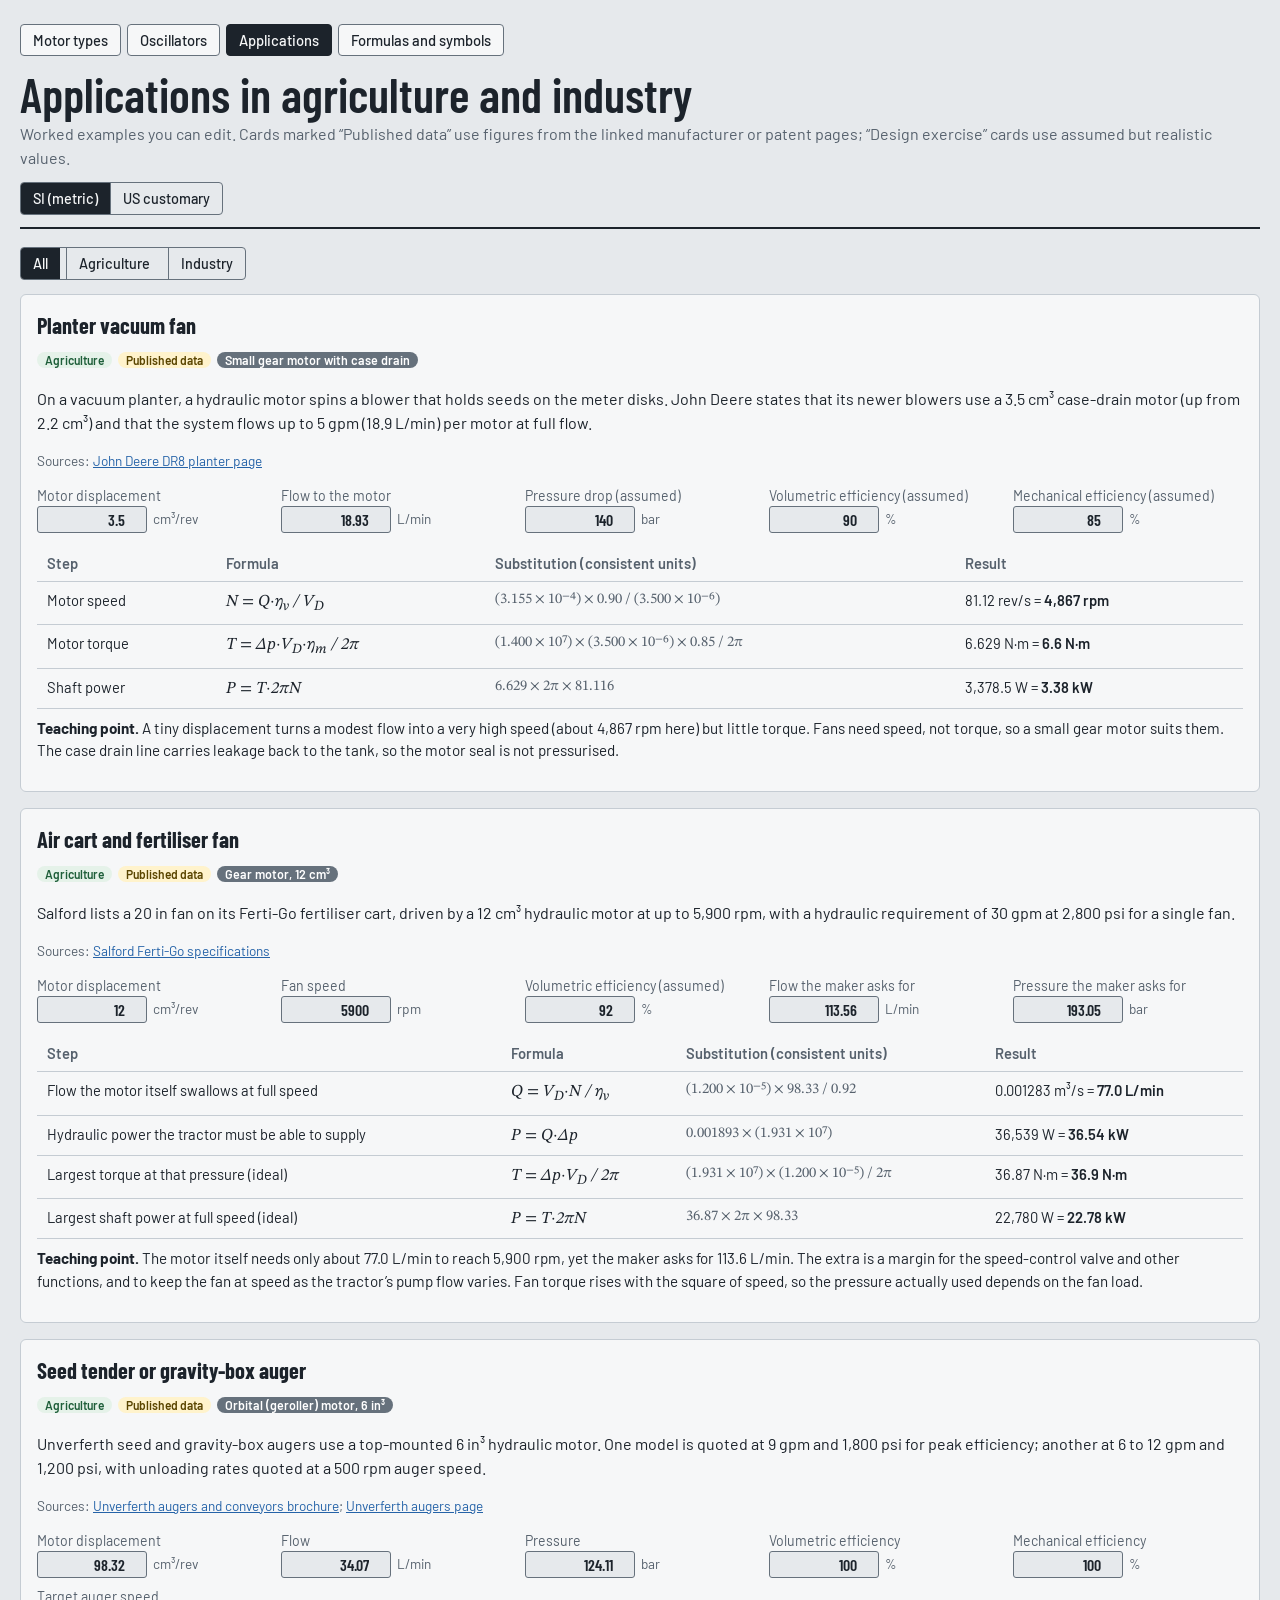
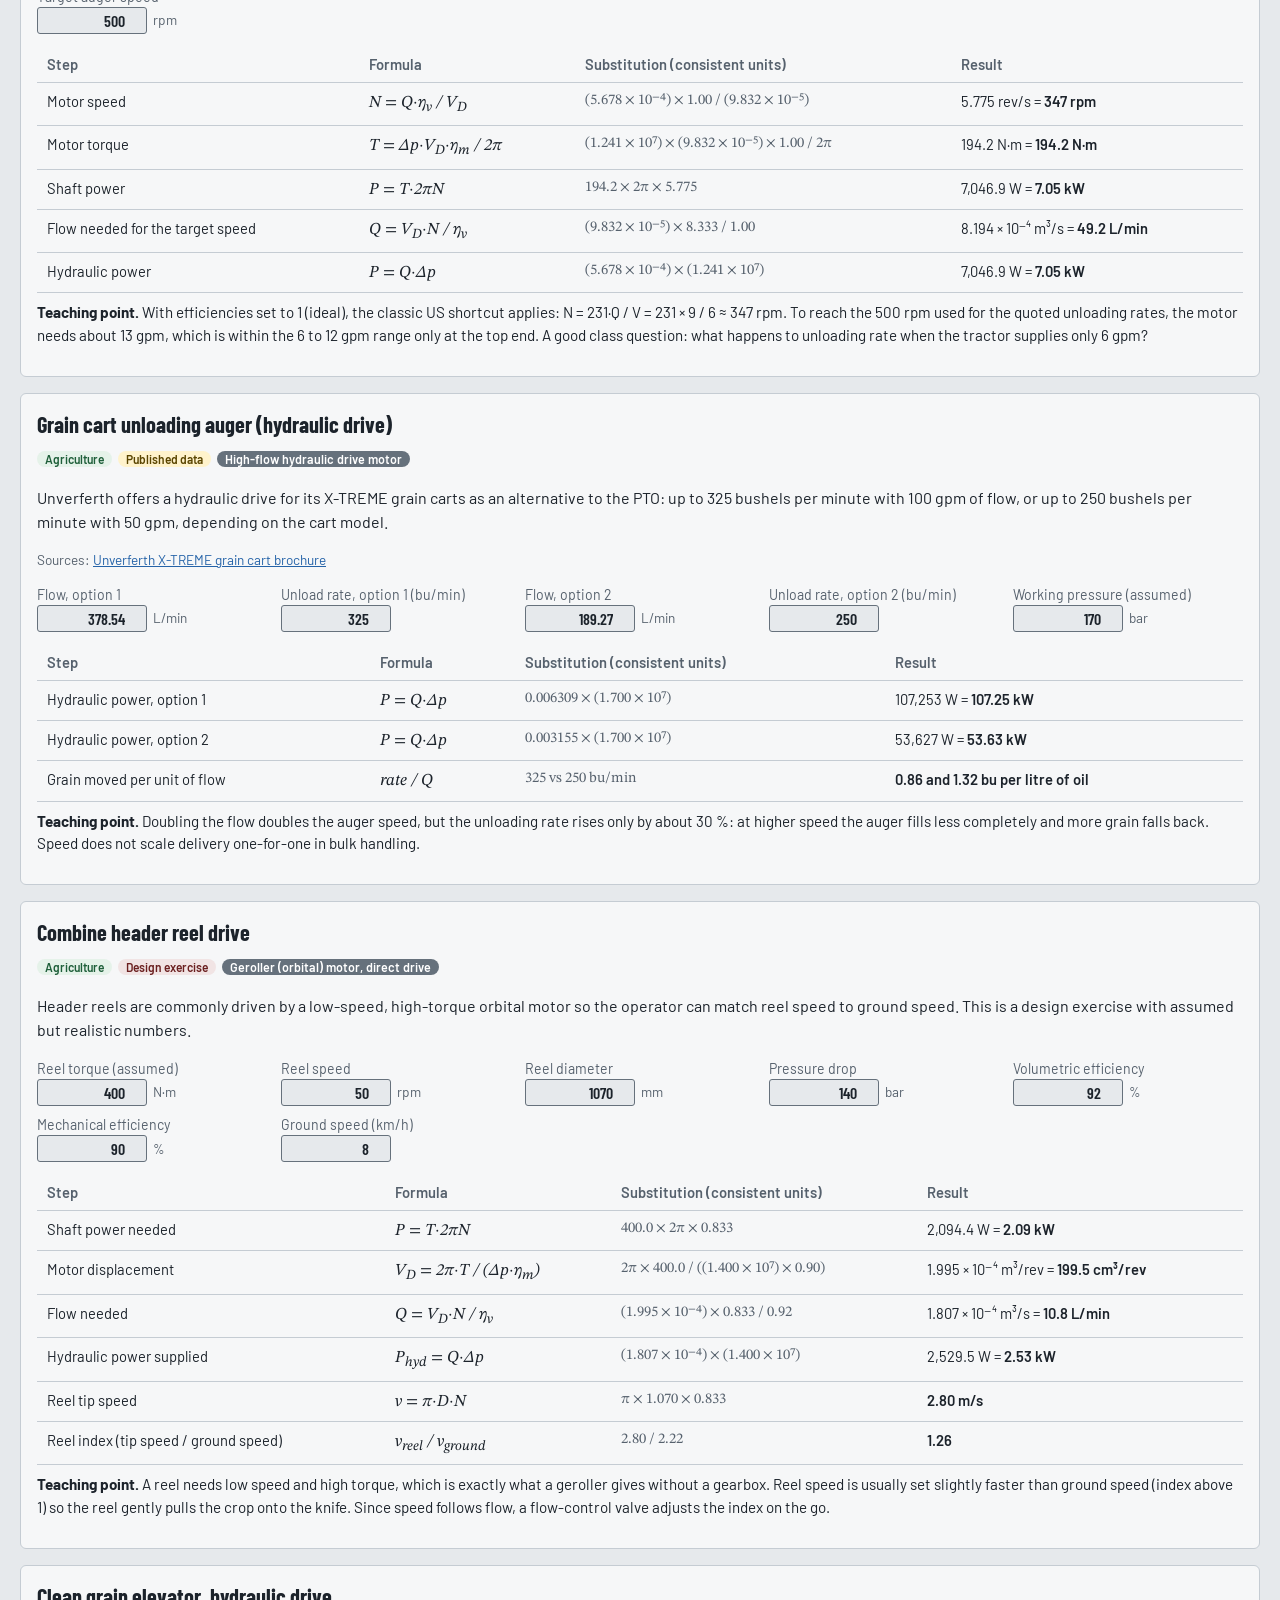
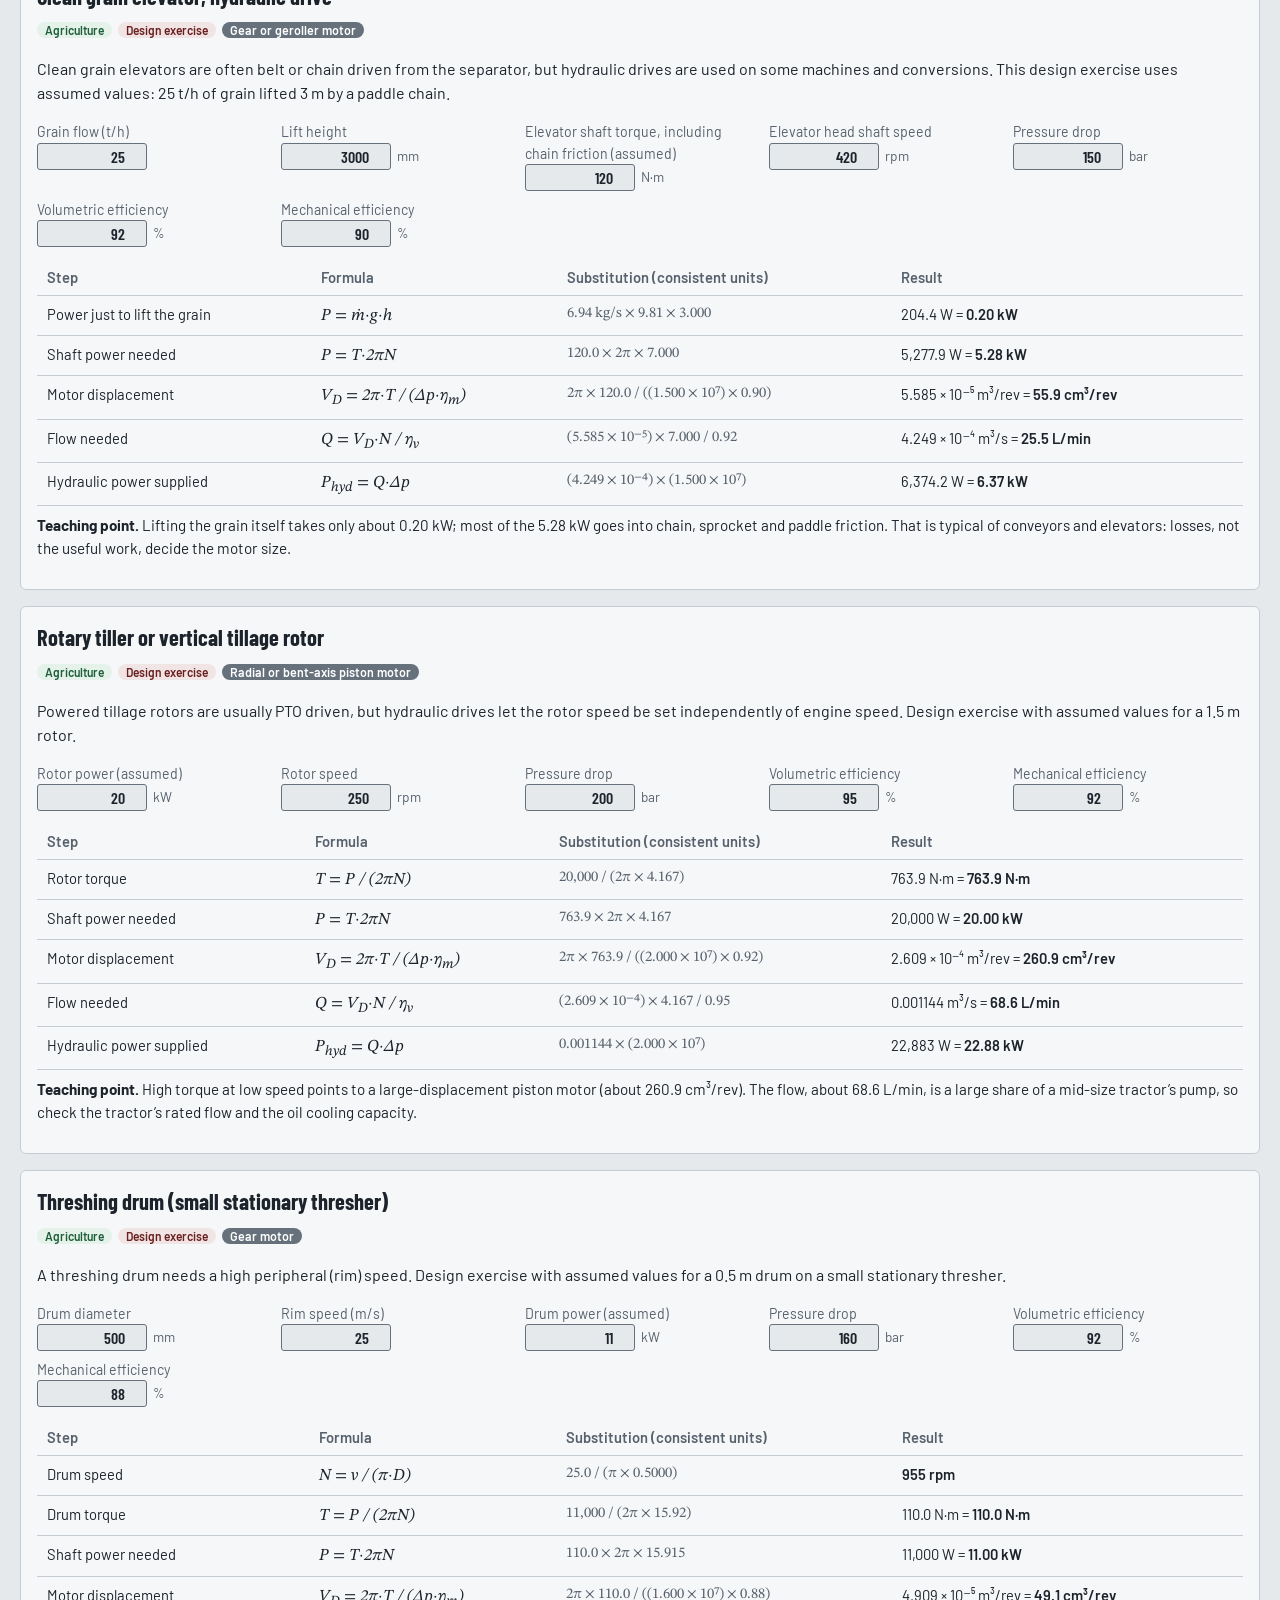
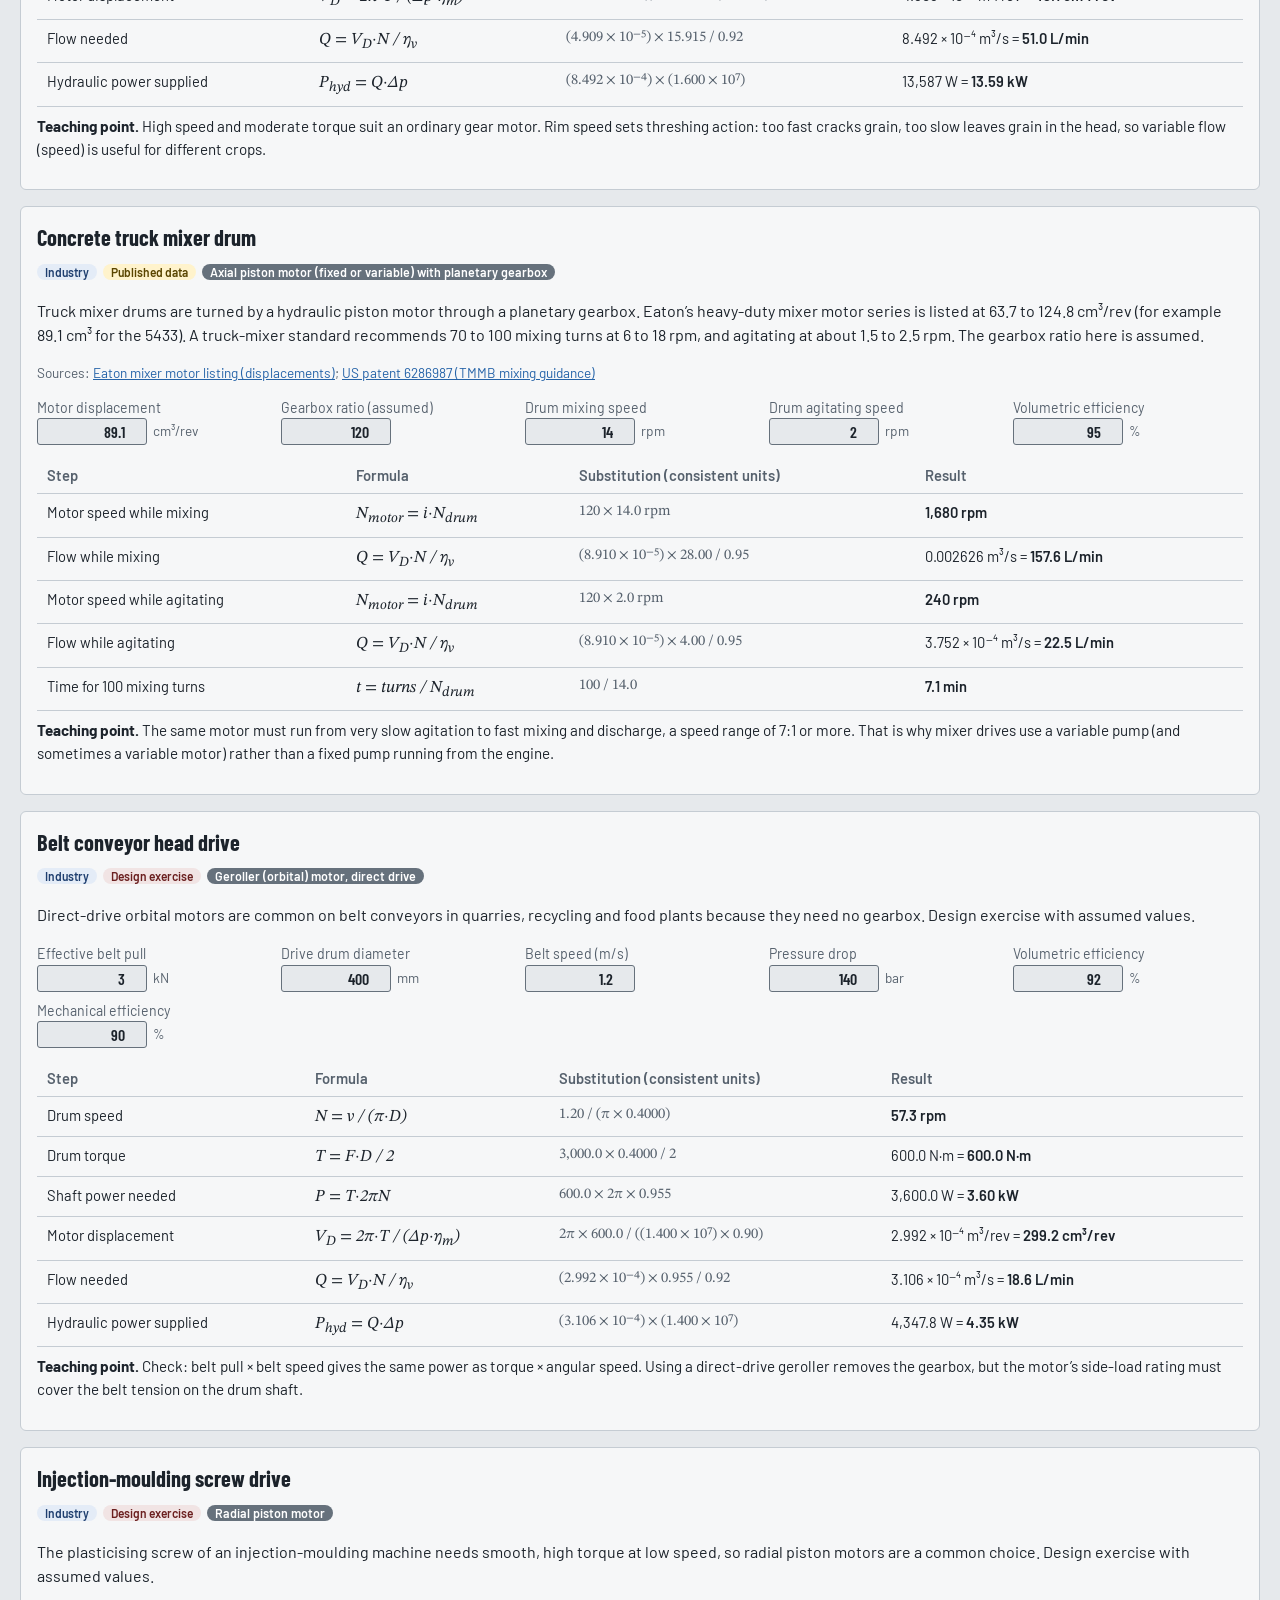
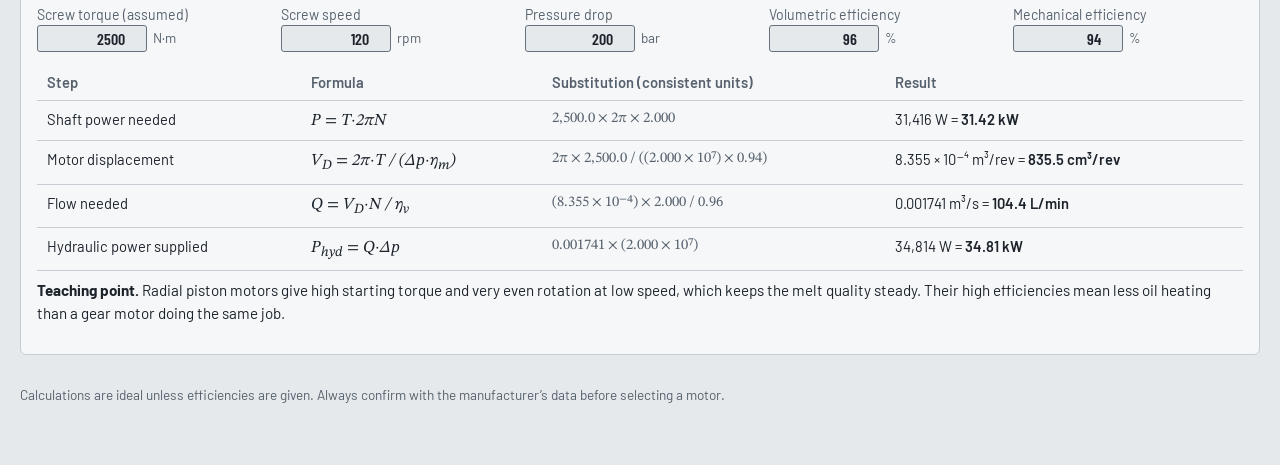
<file: applications.html>
<!doctype html>
<html lang="en">
<head>
<meta charset="utf-8">
<meta name="viewport" content="width=device-width, initial-scale=1, viewport-fit=cover">
<title>Hydraulic motor applications: worked examples</title>
<link rel="icon" href="data:image/svg+xml,<svg xmlns='http://www.w3.org/2000/svg' viewBox='0 0 100 100'><text y='.9em' font-size='90'>🚜</text></svg>">
<link rel="preconnect" href="https://fonts.googleapis.com"><link rel="preconnect" href="https://fonts.gstatic.com" crossorigin>
<link href="https://fonts.googleapis.com/css2?family=Barlow:wght@400;500;600&family=Barlow+Condensed:wght@500;600&family=STIX+Two+Text:ital@0;1&display=swap" rel="stylesheet">
<link rel="stylesheet" href="css/styles.css">
</head>
<body>
<div class="wrap" id="app">
<header class="top">
  <div><h1>Applications in agriculture and industry</h1><p class="sub">Worked examples you can edit. Cards marked “Published data” use figures from the linked manufacturer or patent pages; “Design exercise” cards use assumed but realistic values.</p></div>
  <div class="seg" role="group" aria-label="Units"><button data-units="si" aria-pressed="true">SI (metric)</button><button data-units="us" aria-pressed="false">US customary</button></div>
</header>
<div class="filters seg" role="group" aria-label="Filter" style="width:max-content"><button data-f="all" aria-pressed="true">All</button><button data-f="ag" aria-pressed="false">Agriculture</button><button data-f="ind" aria-pressed="false">Industry</button></div>
<div id="cards"></div>
<footer>Calculations are ideal unless efficiencies are given. Always confirm with the manufacturer’s data before selecting a motor.</footer>
</div>
<script src="js/nav.js"></script>
<script src="js/common.js"></script>
<script src="js/apps.js"></script>
<script>
(function () {
  const $ = id => document.getElementById(id), H = HM.H, st = {};
  const box = $('cards');
  box.innerHTML = APPS.map(a => `<section class="appcard" data-sector="${a.sector}" id="${a.id}">
    <h3>${a.title}</h3><p style="margin:0 0 6px"><span class="tag ${a.sector}">${a.sector === 'ag' ? 'Agriculture' : 'Industry'}</span><span class="tag ${a.kind}">${a.kind === 'real' ? 'Published data' : 'Design exercise'}</span><span class="pill">${a.motor}</span></p>
    <p>${a.intro}</p>${a.src ? `<p class="src">Sources: ${a.src.map(([t, u]) => `<a href="${u}" target="_blank" rel="noopener">${t}</a>`).join('; ')}</p>` : ''}
    <div class="calcgrid" data-in="${a.id}"></div>
    <div class="tablewrap"><table class="calc"><thead><tr><th>Step</th><th>Formula</th><th>Substitution (consistent units)</th><th>Result</th></tr></thead><tbody data-out="${a.id}"></tbody></table></div>
    <p class="note" data-teach="${a.id}" style="font-size:.95rem;color:var(--ink)"></p></section>`).join('');
  APPS.forEach(a => { st[a.id] = {}; const g = box.querySelector(`[data-in="${a.id}"]`);
    a.inputs.forEach(([id, label, kind, def]) => { st[a.id][id] = { kind, si: def }; const l = document.createElement('label');
      l.innerHTML = `${label}<span class="in"><input type="number" step="any" data-a="${a.id}" data-k="${id}"><span class="u"></span></span>`; g.appendChild(l);
      l.querySelector('input').addEventListener('change', e => { const x = parseFloat(e.target.value); if (isFinite(x)) st[a.id][id].si = x / H.EVERY[H.units][kind][1]; calc(a); }); }); });
  function sync() { box.querySelectorAll('input[data-a]').forEach(i => { const o = st[i.dataset.a][i.dataset.k], E = H.EVERY[H.units][o.kind]; i.value = +(o.si * E[1]).toFixed(Math.max(E[2], 2)); i.nextElementSibling.textContent = E[0]; }); }
  function calc(a) { const v = {}; for (const k in st[a.id]) v[k] = st[a.id][k].si; const r = a.compute(v, H);
    box.querySelector(`[data-out="${a.id}"]`).innerHTML = r.rows.map(x => `<tr><td>${x.label}</td><td class="eq">${x.eq}</td><td class="sub">${x.sub}</td><td class="res">${x.res}</td></tr>`).join('');
    box.querySelector(`[data-teach="${a.id}"]`).innerHTML = '<b>Teaching point.</b> ' + r.teach; }
  document.querySelectorAll('[data-units]').forEach(b => b.addEventListener('click', () => { H.units = b.dataset.units; document.querySelectorAll('[data-units]').forEach(x => x.setAttribute('aria-pressed', x === b)); sync(); APPS.forEach(calc); }));
  document.querySelectorAll('[data-f]').forEach(b => b.addEventListener('click', () => { document.querySelectorAll('[data-f]').forEach(x => x.setAttribute('aria-pressed', x === b));
    box.querySelectorAll('.appcard').forEach(c => c.hidden = !(b.dataset.f === 'all' || c.dataset.sector === b.dataset.f)); }));
  sync(); APPS.forEach(calc);
})();
</script>
</body>
</html>
</file>
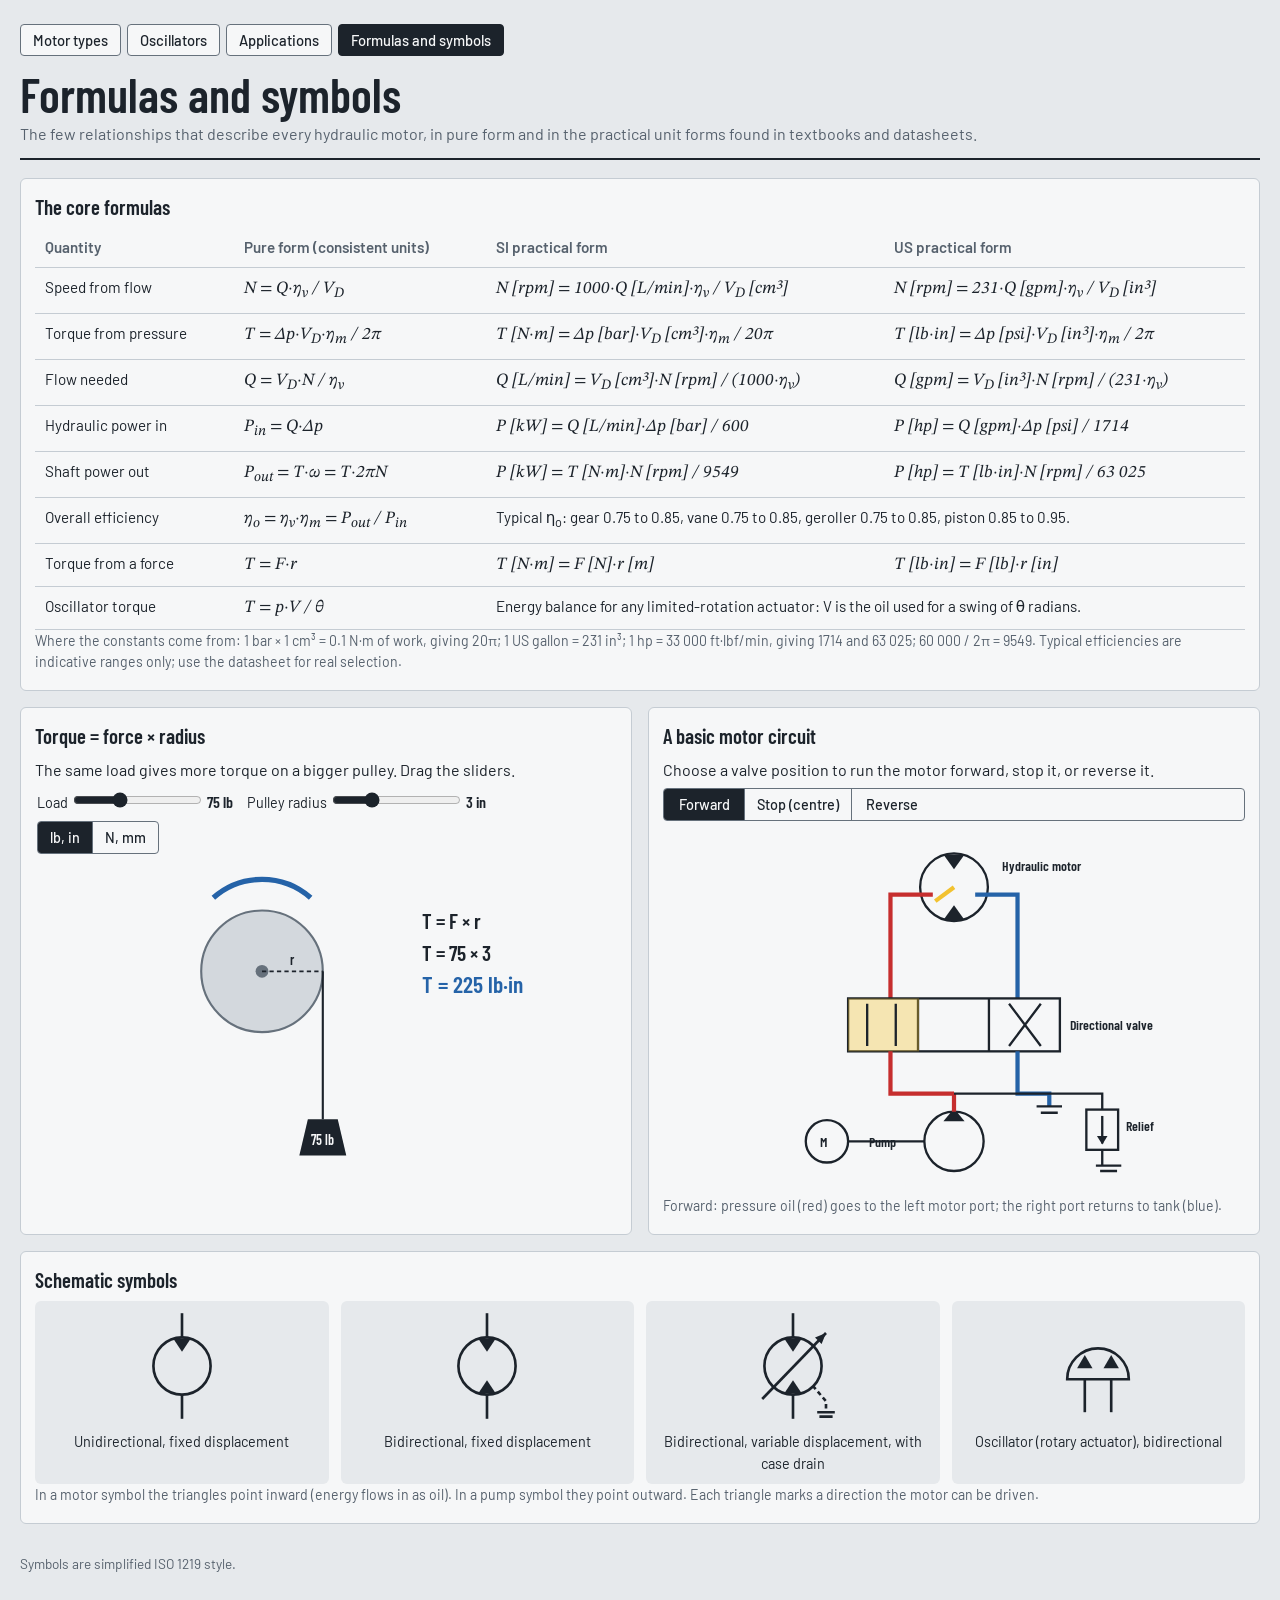
<file: formulas.html>
<!doctype html>
<html lang="en">
<head>
<meta charset="utf-8">
<meta name="viewport" content="width=device-width, initial-scale=1, viewport-fit=cover">
<title>Hydraulic motor formulas and symbols</title>
<link rel="icon" href="data:image/svg+xml,<svg xmlns='http://www.w3.org/2000/svg' viewBox='0 0 100 100'><text y='.9em' font-size='90'>📐</text></svg>">
<link rel="preconnect" href="https://fonts.googleapis.com"><link rel="preconnect" href="https://fonts.gstatic.com" crossorigin>
<link href="https://fonts.googleapis.com/css2?family=Barlow:wght@400;500;600&family=Barlow+Condensed:wght@500;600&family=STIX+Two+Text:ital@0;1&display=swap" rel="stylesheet">
<link rel="stylesheet" href="css/styles.css">
<style>
.two2{display:grid;grid-template-columns:minmax(0,1fr) minmax(0,1fr);gap:16px;margin-top:16px}
@media (max-width:900px){.two2{grid-template-columns:minmax(0,1fr)}}
#pulley text,#circuit text{font:600 13px var(--cond);fill:var(--ink)}
#circuit .ln{stroke:var(--ink);stroke-width:2.2;fill:none} #circuit .hp{stroke:var(--hp);stroke-width:4} #circuit .lp{stroke:var(--lp);stroke-width:4}
#circuit .box{fill:var(--panel);stroke:var(--ink);stroke-width:2.2}
#circuit .fillk{fill:var(--ink)}
.dcv button{min-width:80px}
</style>
</head>
<body>
<div class="wrap" id="app">
<header class="top">
  <div><h1>Formulas and symbols</h1><p class="sub">The few relationships that describe every hydraulic motor, in pure form and in the practical unit forms found in textbooks and datasheets.</p></div>
</header>

<div class="card">
  <h3>The core formulas</h3>
  <div class="tablewrap"><table class="ftable">
    <thead><tr><th>Quantity</th><th>Pure form (consistent units)</th><th>SI practical form</th><th>US practical form</th></tr></thead>
    <tbody>
      <tr><td>Speed from flow</td><td class="eq">N = Q·η<sub>v</sub> / V<sub>D</sub></td><td class="eq">N [rpm] = 1000·Q [L/min]·η<sub>v</sub> / V<sub>D</sub> [cm³]</td><td class="eq">N [rpm] = 231·Q [gpm]·η<sub>v</sub> / V<sub>D</sub> [in³]</td></tr>
      <tr><td>Torque from pressure</td><td class="eq">T = Δp·V<sub>D</sub>·η<sub>m</sub> / 2π</td><td class="eq">T [N·m] = Δp [bar]·V<sub>D</sub> [cm³]·η<sub>m</sub> / 20π</td><td class="eq">T [lb·in] = Δp [psi]·V<sub>D</sub> [in³]·η<sub>m</sub> / 2π</td></tr>
      <tr><td>Flow needed</td><td class="eq">Q = V<sub>D</sub>·N / η<sub>v</sub></td><td class="eq">Q [L/min] = V<sub>D</sub> [cm³]·N [rpm] / (1000·η<sub>v</sub>)</td><td class="eq">Q [gpm] = V<sub>D</sub> [in³]·N [rpm] / (231·η<sub>v</sub>)</td></tr>
      <tr><td>Hydraulic power in</td><td class="eq">P<sub>in</sub> = Q·Δp</td><td class="eq">P [kW] = Q [L/min]·Δp [bar] / 600</td><td class="eq">P [hp] = Q [gpm]·Δp [psi] / 1714</td></tr>
      <tr><td>Shaft power out</td><td class="eq">P<sub>out</sub> = T·ω = T·2πN</td><td class="eq">P [kW] = T [N·m]·N [rpm] / 9549</td><td class="eq">P [hp] = T [lb·in]·N [rpm] / 63 025</td></tr>
      <tr><td>Overall efficiency</td><td class="eq">η<sub>o</sub> = η<sub>v</sub>·η<sub>m</sub> = P<sub>out</sub> / P<sub>in</sub></td><td colspan="2">Typical η<sub>o</sub>: gear 0.75 to 0.85, vane 0.75 to 0.85, geroller 0.75 to 0.85, piston 0.85 to 0.95.</td></tr>
      <tr><td>Torque from a force</td><td class="eq">T = F·r</td><td class="eq">T [N·m] = F [N]·r [m]</td><td class="eq">T [lb·in] = F [lb]·r [in]</td></tr>
      <tr><td>Oscillator torque</td><td class="eq">T = p·V / θ</td><td colspan="2">Energy balance for any limited-rotation actuator: V is the oil used for a swing of θ radians.</td></tr>
    </tbody></table></div>
  <p class="note">Where the constants come from: 1 bar × 1 cm³ = 0.1 N·m of work, giving 20π; 1 US gallon = 231 in³; 1 hp = 33 000 ft·lbf/min, giving 1714 and 63 025; 60 000 / 2π = 9549. Typical efficiencies are indicative ranges only; use the datasheet for real selection.</p>
</div>

<div class="two2">
  <div class="card">
    <h3>Torque = force × radius</h3>
    <p>The same load gives more torque on a bigger pulley. Drag the sliders.</p>
    <div class="ctlrow"><label>Load <input type="range" id="pl" min="10" max="200" value="75"> <span class="readout" id="plv"></span></label><label>Pulley radius <input type="range" id="pr" min="1" max="8" step=".5" value="3"> <span class="readout" id="prv"></span></label>
      <span class="seg" role="group" aria-label="Units"><button data-pu="us" aria-pressed="true">lb, in</button><button data-pu="si" aria-pressed="false">N, mm</button></span></div>
    <svg id="pulley" viewBox="0 0 420 300" style="width:100%;max-height:320px" role="img" aria-label="Pulley and hanging load showing torque equals force times radius"></svg>
  </div>
  <div class="card">
    <h3>A basic motor circuit</h3>
    <p>Choose a valve position to run the motor forward, stop it, or reverse it.</p>
    <div class="seg dcv" role="group" aria-label="Valve position"><button data-v="fwd" aria-pressed="true">Forward</button><button data-v="stop" aria-pressed="false">Stop (centre)</button><button data-v="rev" aria-pressed="false">Reverse</button></div>
    <svg id="circuit" viewBox="0 0 420 340" style="width:100%;max-height:360px;margin-top:8px" role="img" aria-label="Motor circuit with pump, relief valve, directional valve and motor"></svg>
    <p class="note" id="circNote"></p>
  </div>
</div>

<div class="card" style="margin-top:16px">
  <h3>Schematic symbols</h3>
  <div class="symgrid">
    <figure><svg viewBox="0 0 100 100"><circle cx="50" cy="50" r="26"/><line x1="50" y1="2" x2="50" y2="24"/><line x1="50" y1="76" x2="50" y2="98"/><polygon class="fill" points="42,25 58,25 50,37"/></svg><figcaption>Unidirectional, fixed displacement</figcaption></figure>
    <figure><svg viewBox="0 0 100 100"><circle cx="50" cy="50" r="26"/><line x1="50" y1="2" x2="50" y2="24"/><line x1="50" y1="76" x2="50" y2="98"/><polygon class="fill" points="42,25 58,25 50,37"/><polygon class="fill" points="42,75 58,75 50,63"/></svg><figcaption>Bidirectional, fixed displacement</figcaption></figure>
    <figure><svg viewBox="0 0 100 100"><circle cx="50" cy="50" r="26"/><line x1="50" y1="2" x2="50" y2="24"/><line x1="50" y1="76" x2="50" y2="98"/><polygon class="fill" points="42,25 58,25 50,37"/><polygon class="fill" points="42,75 58,75 50,63"/><line x1="22" y1="80" x2="80" y2="20"/><polygon class="fill" points="80,20 70,24 76,30"/><path d="M68,68 L80,82 L80,92" stroke-dasharray="4 3"/><path d="M72,92 H88 M74,96 H86"/></svg><figcaption>Bidirectional, variable displacement, with case drain</figcaption></figure>
    <figure><svg viewBox="0 0 100 100"><path d="M22,62 A28,28 0 0 1 78,62 Z"/><line x1="38" y1="62" x2="38" y2="92"/><line x1="62" y1="62" x2="62" y2="92"/><polygon class="fill" points="31,52 45,52 38,40"/><polygon class="fill" points="55,52 69,52 62,40"/></svg><figcaption>Oscillator (rotary actuator), bidirectional</figcaption></figure>
  </div>
  <p class="note">In a motor symbol the triangles point inward (energy flows in as oil). In a pump symbol they point outward. Each triangle marks a direction the motor can be driven.</p>
</div>
<footer>Symbols are simplified ISO 1219 style.</footer>
</div>
<script src="js/nav.js"></script>
<script>
(function () {
  const $ = id => document.getElementById(id); let pu = 'us';
  function pulley() { const F = +$('pl').value, r = +$('pr').value, us = pu === 'us';
    const Fu = us ? F : F * 4.448, ru = us ? r : r * 25.4, T = us ? F * r : F * 4.448 * r * 0.0254;
    $('plv').textContent = us ? `${F} lb` : `${(F * 4.448).toFixed(0)} N`; $('prv').textContent = us ? `${r} in` : `${(r * 25.4).toFixed(0)} mm`;
    const R = 18 + r * 13, cx = 150, cy = 110, dropY = cy + 150 - Math.min(60, F * .15);
    $('pulley').innerHTML = `<circle cx="${cx}" cy="${cy}" r="${R}" style="fill:var(--steel-light);stroke:var(--steel-dark);stroke-width:2"/><circle cx="${cx}" cy="${cy}" r="6" style="fill:var(--steel-dark)"/>
      <line x1="${cx}" y1="${cy}" x2="${cx + R}" y2="${cy}" style="stroke:var(--ink);stroke-width:1.5;stroke-dasharray:4 3"/><text x="${cx + R / 2}" y="${cy - 6}" text-anchor="middle">r</text>
      <line x1="${cx + R}" y1="${cy}" x2="${cx + R}" y2="${dropY}" style="stroke:var(--ink);stroke-width:2"/>
      <path d="M${cx + R - 22},${dropY + 34} L${cx + R - 14},${dropY} L${cx + R + 14},${dropY} L${cx + R + 22},${dropY + 34} Z" style="fill:var(--ink)"/><text x="${cx + R}" y="${dropY + 24}" text-anchor="middle" style="fill:var(--panel)">${us ? F + ' lb' : (F * 4.448).toFixed(0) + ' N'}</text>
      <path d="M${cx - R * .8},${cy - R - 12} A${R + 12},${R + 12} 0 0 1 ${cx + R * .8},${cy - R - 12}" style="fill:none;stroke:var(--lp);stroke-width:5"/>
      <text x="300" y="70" style="font-size:20px">T = F × r</text><text x="300" y="100" style="font-size:20px">T = ${us ? F : (F * 4.448).toFixed(0)} × ${us ? r : (r * 0.0254).toFixed(4)}</text>
      <text x="300" y="130" style="font-size:22px;fill:var(--lp)">T = ${us ? T.toFixed(0) + ' lb·in' : T.toFixed(1) + ' N·m'}</text>`; }
  ['pl', 'pr'].forEach(id => $(id).addEventListener('input', pulley));
  document.querySelectorAll('[data-pu]').forEach(b => b.addEventListener('click', () => { pu = b.dataset.pu; document.querySelectorAll('[data-pu]').forEach(x => x.setAttribute('aria-pressed', x === b)); pulley(); }));
  pulley();
  /* motor circuit */
  let pos = 'fwd', ang = 0;
  function circuit() {
    const a = pos === 'fwd' ? ['hp', 'lp'] : pos === 'rev' ? ['lp', 'hp'] : ['ln', 'ln'];
    const relief = pos === 'stop' ? 'hp' : 'ln';
    $('circuit').innerHTML = `
      <circle cx="210" cy="55" r="32" class="box"/><polygon class="fillk" points="200,24 220,24 210,38"/><polygon class="fillk" points="200,86 220,86 210,72"/>
      <g transform="rotate(${ang} 210 55)"><line x1="210" y1="55" x2="210" y2="33" style="stroke:var(--accent);stroke-width:4"/></g><text x="255" y="40">Hydraulic motor</text>
      <path d="M190,62 H150 V160" class="ln ${a[0]}"/><path d="M230,62 H270 V160" class="ln ${a[1]}"/>
      <rect x="110" y="160" width="200" height="50" class="box"/><line x1="176" y1="160" x2="176" y2="210" class="ln"/><line x1="243" y1="160" x2="243" y2="210" class="ln"/>
      <rect x="${pos === 'fwd' ? 110 : pos === 'stop' ? 176 : 243}" y="160" width="67" height="50" style="fill:var(--accent);opacity:.35"/>
      <path d="M128,205 L128,165 M155,205 L155,165" class="ln"/><path d="M262,205 L292,165 M262,165 L292,205" class="ln"/><text x="320" y="190">Directional valve</text>
      <path d="M150,210 V250 H210" class="ln ${pos === 'stop' ? 'ln' : 'hp'}"/><path d="M270,210 V250 H300 V262" class="ln ${pos === 'stop' ? 'ln' : 'lp'}"/><path d="M288,262 H312 M292,268 H308" class="ln"/>
      <circle cx="210" cy="295" r="28" class="box"/><polygon class="fillk" points="200,276 220,276 210,264"/><path d="M210,250 V267" class="ln hp"/><text x="130" y="300">Pump</text>
      <circle cx="90" cy="295" r="20" class="box"/><text x="83" y="300">M</text><line x1="110" y1="295" x2="182" y2="295" class="ln"/>
      <path d="M210,250 H350 V265" class="ln ${relief}"/><rect x="335" y="265" width="30" height="38" class="box"/><path d="M350,271 L350,297" class="ln"/><polygon class="fillk" points="345,290 355,290 350,298"/><path d="M350,303 V318 H362 M344,318 H368 M348,323 H364" class="ln"/><text x="372" y="285">Relief</text>`;
    $('circNote').textContent = pos === 'fwd' ? 'Forward: pressure oil (red) goes to the left motor port; the right port returns to tank (blue).' : pos === 'rev' ? 'Reverse: the valve crosses the lines, so the motor turns the other way.' : 'Stop: the motor ports are blocked and the pump flow goes over the relief valve to tank (or through an open centre on some valves). A blocked motor can still coast, so heavy loads need brake or counterbalance valves.';
  }
  document.querySelectorAll('[data-v]').forEach(b => b.addEventListener('click', () => { pos = b.dataset.v; document.querySelectorAll('[data-v]').forEach(x => x.setAttribute('aria-pressed', x === b)); circuit(); }));
  let last = performance.now();
  (function loop(t) { const dt = Math.min((t - last) / 1000, .05); last = t; ang += (pos === 'fwd' ? 1 : pos === 'rev' ? -1 : 0) * 180 * dt; circuit(); requestAnimationFrame(loop); })(last);
})();
</script>
</body>
</html>
</file>
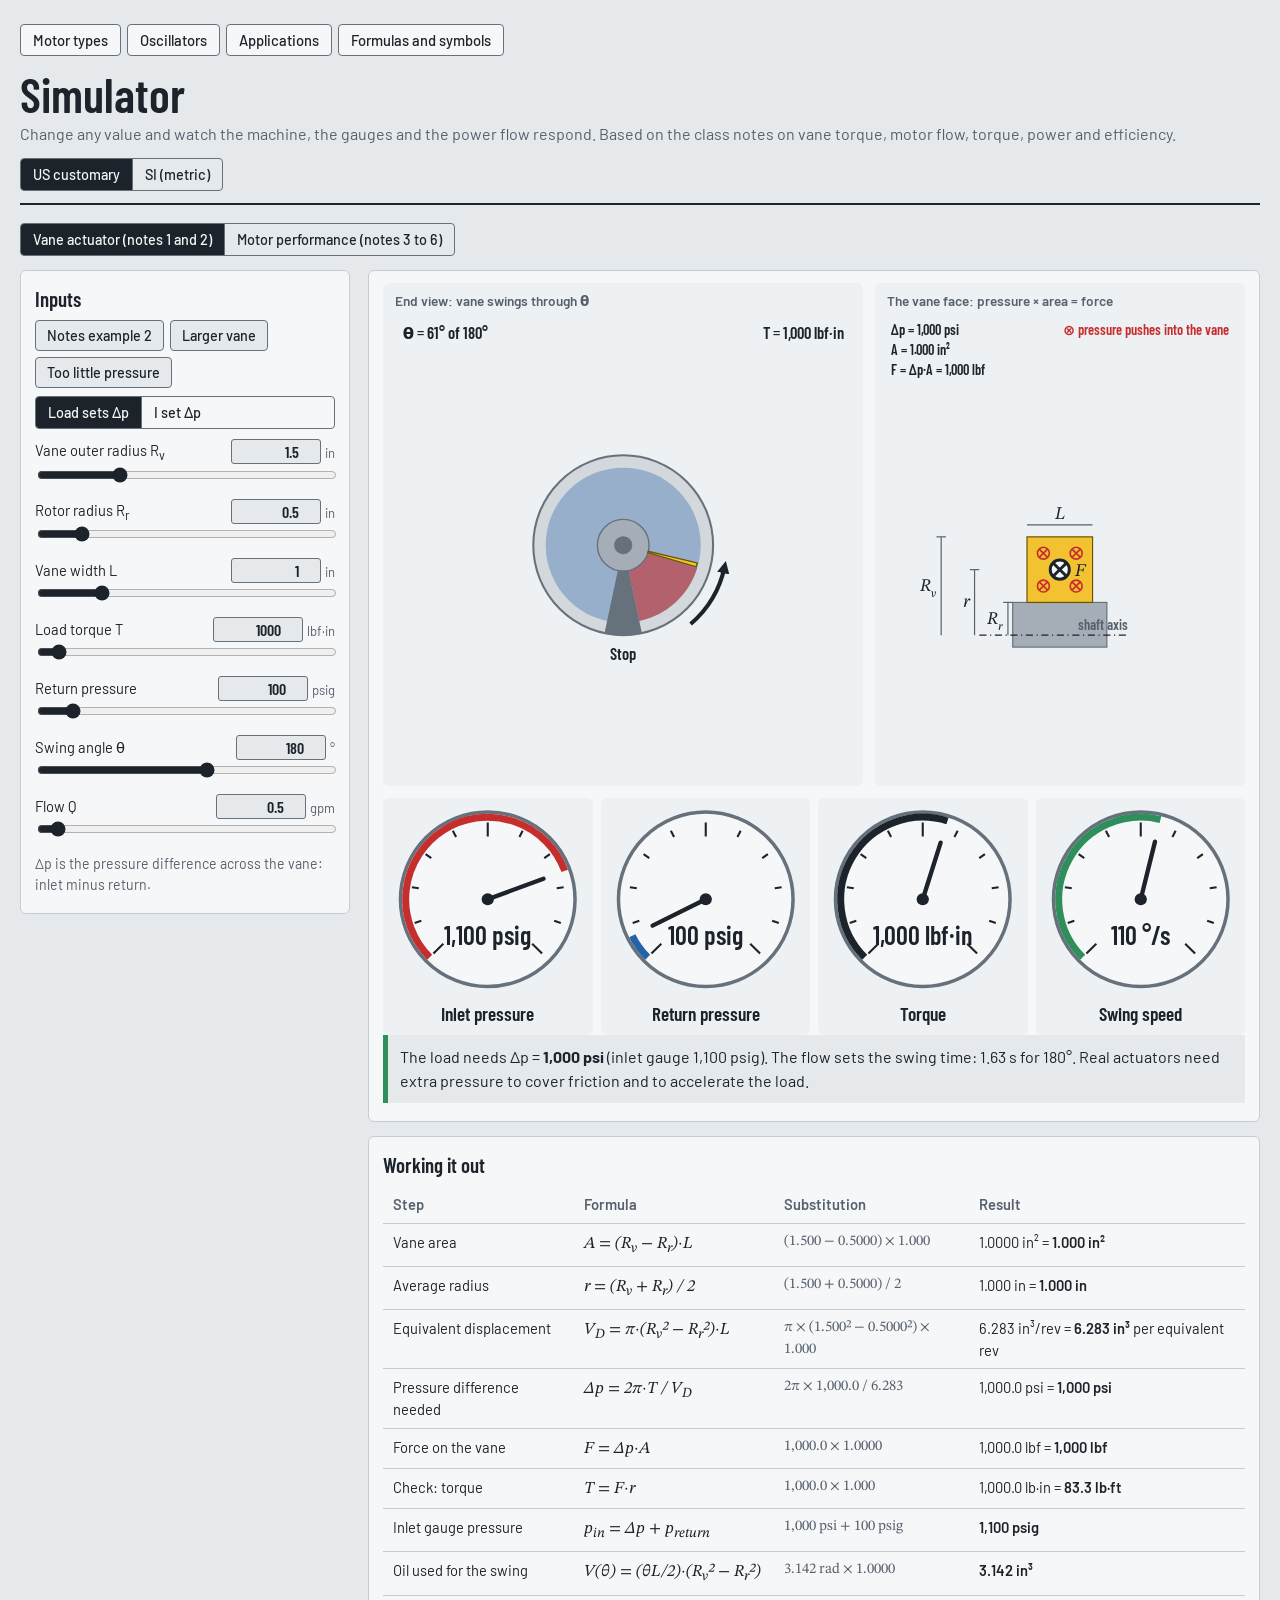
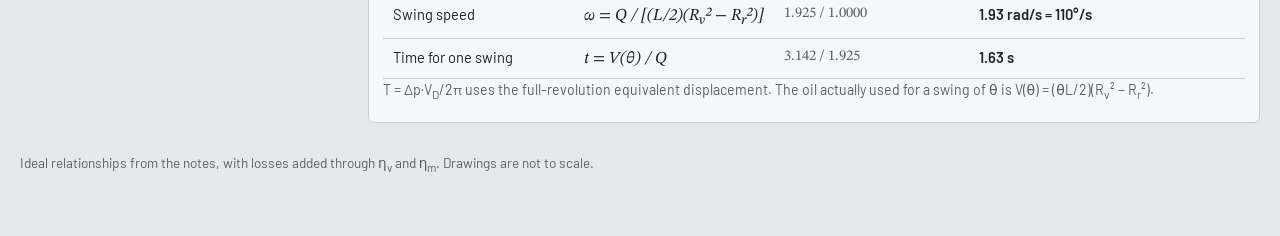
<file: simulator.html>
<!doctype html>
<html lang="en">
<head>
<meta charset="utf-8">
<meta name="viewport" content="width=device-width, initial-scale=1, viewport-fit=cover">
<title>Hydraulic motor and vane actuator simulator</title>
<link rel="icon" href="data:image/svg+xml,<svg xmlns='http://www.w3.org/2000/svg' viewBox='0 0 100 100'><text y='.9em' font-size='90'>🎛️</text></svg>">
<link rel="preconnect" href="https://fonts.googleapis.com"><link rel="preconnect" href="https://fonts.gstatic.com" crossorigin>
<link href="https://fonts.googleapis.com/css2?family=Barlow:wght@400;500;600&family=Barlow+Condensed:wght@500;600&family=STIX+Two+Text:ital@0;1&display=swap" rel="stylesheet">
<link rel="stylesheet" href="css/styles.css">
<style>
.simgrid{display:grid;grid-template-columns:330px minmax(0,1fr);gap:18px;align-items:start}
@media (max-width:940px){.simgrid{grid-template-columns:minmax(0,1fr)}}
.ctl{margin:10px 0}
.ctl .top{display:flex;justify-content:space-between;gap:8px;font-size:.92rem;align-items:center}
.ctl input[type=range]{width:100%}
.num{width:90px;font:600 1rem var(--cond);padding:2px 6px;border:1px solid var(--steel-dark);border-radius:3px;background:var(--bg);color:var(--ink);text-align:right}
.u{font-size:.82rem;color:var(--muted);margin-left:4px}
.ctl.off{display:none}
.views{display:grid;grid-template-columns:minmax(0,1.3fr) minmax(0,1fr);gap:12px}
@media (max-width:700px){.views{grid-template-columns:minmax(0,1fr)}}
.panel{background:var(--scene);border-radius:6px;padding:6px}
.panel svg{display:block;width:100%;height:auto}
.panel h4{margin:2px 6px 0;font-size:.85rem;color:var(--muted);font-weight:600}
.gauges{display:grid;grid-template-columns:repeat(auto-fit,minmax(120px,1fr));gap:8px;margin-top:12px}
.gauges svg{width:100%;height:auto;display:block;background:var(--scene);border-radius:6px}
.gtxt{font:600 11px var(--cond);fill:var(--ink)} .gnum{font:600 9px var(--cond);fill:var(--muted)} .gval{font:600 15px var(--cond);fill:var(--ink)}
.sank{margin-top:12px}
.bar{display:flex;height:34px;border-radius:4px;overflow:hidden;border:1px solid var(--line)}
.bar div{display:flex;align-items:center;justify-content:center;color:#fff;font:600 .85rem var(--sans);white-space:nowrap;overflow:hidden;transition:flex-basis .25s}
.leg{display:flex;flex-wrap:wrap;gap:4px 14px;font-size:.85rem;color:var(--muted);margin-top:4px}
.leg i{display:inline-block;width:11px;height:11px;border-radius:2px;margin-right:5px;vertical-align:-1px}
.presets{display:flex;flex-wrap:wrap;gap:6px;margin:6px 0 4px}
svg text.t{font:600 12px var(--cond);fill:var(--ink)} svg text.tm{font:italic 15px var(--math);fill:var(--ink)}
.status.bad{border-color:var(--hp)} .status.ok{border-color:var(--stat)}
</style>
</head>
<body>
<div class="wrap" id="app">
<header class="top">
  <div><h1>Simulator</h1><p class="sub">Change any value and watch the machine, the gauges and the power flow respond. Based on the class notes on vane torque, motor flow, torque, power and efficiency.</p></div>
  <div class="seg" role="group" aria-label="Units"><button data-units="us" aria-pressed="true">US customary</button><button data-units="si" aria-pressed="false">SI (metric)</button></div>
</header>
<div class="seg" role="group" aria-label="Simulator" style="width:max-content;margin-bottom:14px"><button data-tab="vane" aria-pressed="true">Vane actuator (notes 1 and 2)</button><button data-tab="motor" aria-pressed="false">Motor performance (notes 3 to 6)</button></div>

<!-- ===================== VANE ===================== -->
<section id="tab-vane">
<div class="simgrid">
  <aside class="card">
    <h3>Inputs</h3>
    <div class="presets"><button class="btn" data-vp="ex2">Notes example 2</button><button class="btn" data-vp="big">Larger vane</button><button class="btn" data-vp="weak">Too little pressure</button></div>
    <div class="seg" role="group" aria-label="Mode" style="margin:8px 0"><button data-vm="load" aria-pressed="true">Load sets Δp</button><button data-vm="dp" aria-pressed="false">I set Δp</button></div>
    <div id="vaneIn"></div>
    <p class="note">Δp is the pressure difference across the vane: inlet minus return.</p>
  </aside>
  <div>
    <div class="card">
      <div class="views">
        <div class="panel"><h4>End view: vane swings through θ</h4><svg id="vEnd" viewBox="-170 -170 340 340" role="img" aria-label="End view of the vane actuator"></svg></div>
        <div class="panel"><h4>The vane face: pressure × area = force</h4><svg id="vFace" viewBox="0 0 300 290" role="img" aria-label="Vane face with pressure and force"></svg></div>
      </div>
      <div class="gauges" id="vGauges"></div>
      <p class="status" id="vStatus" aria-live="polite"></p>
    </div>
    <div class="card" style="margin-top:14px"><h3>Working it out</h3><div class="tablewrap"><table class="calc"><thead><tr><th>Step</th><th>Formula</th><th>Substitution</th><th>Result</th></tr></thead><tbody id="vOut"></tbody></table></div>
      <p class="note">T = Δp·V<sub>D</sub>/2π uses the full-revolution equivalent displacement. The oil actually used for a swing of θ is V(θ) = (θL/2)(R<sub>v</sub>² − R<sub>r</sub>²).</p></div>
  </div>
</div>
</section>

<!-- ===================== MOTOR ===================== -->
<section id="tab-motor" hidden>
<div class="simgrid">
  <aside class="card">
    <h3>Inputs</h3>
    <div class="presets"><button class="btn" data-mp="ex4">Notes example 4</button><button class="btn" data-mp="ex6">Notes example 6</button><button class="btn" data-mp="worn">Worn motor</button></div>
    <div class="seg" role="group" aria-label="Mode" style="margin:8px 0"><button data-mm="design" aria-pressed="true">Predict (efficiencies known)</button><button data-mm="test" aria-pressed="false">Test data (find efficiencies)</button></div>
    <div id="motorIn"></div>
  </aside>
  <div>
    <div class="card">
      <div class="views">
        <div class="panel"><h4 id="mViewTitle">Gear motor, turning at the calculated speed</h4><svg id="mSec" class="sec" role="img" aria-label="Animated gear motor"></svg></div>
        <div class="panel"><h4>Power flow</h4>
          <div class="sank" style="padding:6px">
            <div class="bar" id="pbar"></div>
            <div class="leg"><span><i style="background:var(--stat)"></i>Shaft power out</span><span><i style="background:var(--dyn)"></i>Lost to friction (η<sub>m</sub>)</span><span><i style="background:var(--lp)"></i>Lost to leakage (η<sub>v</sub>)</span></div>
            <p id="pText" style="margin:10px 0 0;font-size:.95rem"></p>
          </div>
          <div style="padding:6px"><div class="bar" id="qbar"></div><div class="leg"><span><i style="background:var(--hp)"></i>Flow that turns the shaft (Q<sub>T</sub>)</span><span><i style="background:var(--air)"></i>Leakage flow</span></div></div>
        </div>
      </div>
      <div class="gauges" id="mGauges"></div>
      <p class="status" id="mStatus" aria-live="polite"></p>
    </div>
    <div class="card" style="margin-top:14px"><h3>Working it out</h3><div class="tablewrap"><table class="calc"><thead><tr><th>Step</th><th>Formula</th><th>Substitution</th><th>Result</th></tr></thead><tbody id="mOut"></tbody></table></div>
      <p class="note">η<sub>v</sub> = Q<sub>T</sub>/Q<sub>a</sub>, η<sub>m</sub> = T<sub>a</sub>/T<sub>T</sub>, η<sub>o</sub> = η<sub>v</sub>·η<sub>m</sub> = shaft power / hydraulic power. Dividing shaft power by Δp·V<sub>D</sub>·N gives η<sub>m</sub>, not η<sub>o</sub>.</p></div>
  </div>
</div>
</section>
<footer>Ideal relationships from the notes, with losses added through η<sub>v</sub> and η<sub>m</sub>. Drawings are not to scale.</footer>
</div>
<script src="js/nav.js"></script>
<script src="js/common.js"></script>
<script src="js/planar.js"></script>
<script src="js/motors.js"></script>
<script>
(function () {
  const $ = id => document.getElementById(id), H = HM.H, PI = Math.PI, TAU = 2 * PI, fmt = HM.fmt;
  H.units = 'us';
  const IN = 0.0254, PSI = 6894.757, LBIN = 0.112985, GPM = 3.785411784e-3 / 60, IN3 = 1.6387064e-5;
  /* extra unit kinds for this page */
  H.EVERY.us.Tin = ['lbf·in', 1 / LBIN, 0]; H.EVERY.si.Tin = ['N·m', 1, 1];
  H.EVERY.us.pg = ['psig', 1 / PSI, 0]; H.EVERY.si.pg = ['bar g', 1e-5, 1];
  H.EVERY.us.vol3 = ['in³', 1 / IN3, 3]; H.EVERY.si.vol3 = ['cm³', 1e6, 1];
  /* ---------- generic slider+box control ---------- */
  function controls(box, defs, onChange) {
    const st = {}; box.innerHTML = '';
    defs.forEach(d => { st[d.id] = { kind: d.kind, si: d.def, min: d.min, max: d.max };
      const w = document.createElement('div'); w.className = 'ctl'; w.id = 'c-' + d.id;
      w.innerHTML = `<div class="top"><label for="r-${d.id}">${d.label}</label><span><input class="num" type="number" step="any" id="n-${d.id}"><span class="u" id="u-${d.id}"></span></span></div><input type="range" id="r-${d.id}" min="${d.min}" max="${d.max}" step="any">`;
      box.appendChild(w);
      w.querySelector('input[type=range]').addEventListener('input', e => { st[d.id].si = +e.target.value; sync(d.id); onChange(); });
      w.querySelector('.num').addEventListener('change', e => { const x = parseFloat(e.target.value); if (isFinite(x)) { st[d.id].si = Math.min(d.max, Math.max(d.min, x / H.EVERY[H.units][d.kind][1])); } sync(d.id); onChange(); }); });
    const sync = id => { (id ? [id] : Object.keys(st)).forEach(k => { const o = st[k], E = H.EVERY[H.units][o.kind]; $('r-' + k).value = o.si; if (document.activeElement !== $('n-' + k)) $('n-' + k).value = +(o.si * E[1]).toFixed(Math.max(E[2], 1)); $('u-' + k).textContent = E[0]; }); };
    sync(); return { st, sync, v: () => { const v = {}; for (const k in st) v[k] = st[k].si; return v; }, set: o => { for (const k in o) st[k].si = o[k]; sync(); } };
  }
  /* ---------- gauge ---------- */
  function gauge(el, label, value, max, valText, color) {
    const a0 = -225, sweep = 270, f = Math.max(0, Math.min(1, value / max)), ang = (a0 + sweep * f) * PI / 180, R = 44, cx = 60, cy = 58;
    const pt = (a, r) => [cx + r * Math.cos(a), cy + r * Math.sin(a)];
    let ticks = ''; for (let i = 0; i <= 10; i++) { const a = (a0 + sweep * i / 10) * PI / 180, [x1, y1] = pt(a, R - (i % 5 ? 4 : 8)), [x2, y2] = pt(a, R); ticks += `<line x1="${x1}" y1="${y1}" x2="${x2}" y2="${y2}" style="stroke:var(--ink);stroke-width:1.2"/>`; }
    const [ex, ey] = pt(ang, R - 10), [sx, sy] = pt(a0 * PI / 180, R + 3), [fx, fy] = pt(ang, R + 3), large = sweep * f > 180 ? 1 : 0;
    el.innerHTML = `<circle cx="${cx}" cy="${cy}" r="${R + 6}" style="fill:var(--panel);stroke:var(--steel-dark);stroke-width:2"/>
      <path d="M${sx},${sy} A${R + 3},${R + 3} 0 ${large} 1 ${fx},${fy}" style="fill:none;stroke:${color};stroke-width:4"/>${ticks}
      <line x1="${cx}" y1="${cy}" x2="${ex}" y2="${ey}" style="stroke:${value > max ? 'var(--hp)' : 'var(--ink)'};stroke-width:2.5;stroke-linecap:round"/><circle cx="${cx}" cy="${cy}" r="3.5" style="fill:var(--ink)"/>
      <text x="${cx}" y="${cy + 26}" text-anchor="middle" class="gval">${valText}</text><text x="${cx}" y="128" text-anchor="middle" class="gtxt">${label}</text>`;
  }
  const mkGauges = (box, n) => { box.innerHTML = Array.from({ length: n }, () => '<svg viewBox="0 0 120 136"></svg>').join(''); return [...box.children]; };
  const niceMax = x => { const e = Math.pow(10, Math.floor(Math.log10(Math.max(x, 1e-9)))), m = x / e; return (m <= 1 ? 1 : m <= 2 ? 2 : m <= 5 ? 5 : 10) * e; };
  const show = (x, k) => H.e(x, k);

  /* =================== VANE ACTUATOR =================== */
  let vMode = 'load';
  const V = controls($('vaneIn'), [
    { id: 'Rv', label: 'Vane outer radius R<sub>v</sub>', kind: 'len', def: 1.5 * IN, min: .6 * IN, max: 4 * IN },
    { id: 'Rr', label: 'Rotor radius R<sub>r</sub>', kind: 'len', def: .5 * IN, min: .2 * IN, max: 2.5 * IN },
    { id: 'L', label: 'Vane width L', kind: 'len', def: 1 * IN, min: .25 * IN, max: 4 * IN },
    { id: 'T', label: 'Load torque T', kind: 'Tin', def: 1000 * LBIN, min: 0, max: 20000 * LBIN },
    { id: 'dp', label: 'Pressure difference Δp (you set)', kind: 'p', def: 1000 * PSI, min: 0, max: 5000 * PSI },
    { id: 'pr', label: 'Return pressure', kind: 'pg', def: 100 * PSI, min: 0, max: 1000 * PSI },
    { id: 'th', label: 'Swing angle θ', kind: 'deg', def: 180, min: 20, max: 300 },
    { id: 'Q', label: 'Flow Q', kind: 'Q', def: .5 * GPM, min: .05 * GPM, max: 10 * GPM }], vaneCalc);
  const vg = mkGauges($('vGauges'), 4);
  let vs = {}, vphi = 0, vdir = 1, vhold = 0;
  function vaneCalc() {
    const v = V.v(); if (v.Rr > v.Rv - .1 * IN) { v.Rr = v.Rv - .1 * IN; V.set({ Rr: v.Rr }); }
    $('c-dp').classList.toggle('off', vMode === 'load');
    const A = (v.Rv - v.Rr) * v.L, r = (v.Rv + v.Rr) / 2, K = v.L / 2 * (v.Rv ** 2 - v.Rr ** 2), VD = PI * (v.Rv ** 2 - v.Rr ** 2) * v.L;
    const dp = vMode === 'load' ? v.T / K : v.dp, F = dp * A, Tm = F * r, th = v.th * PI / 180, Vth = th * K, omega = v.Q / K, tStroke = Vth / v.Q;
    const stall = vMode === 'dp' && Tm < v.T * 0.999, surplus = vMode === 'dp' && Tm > v.T * 1.001;
    vs = { ...v, A, r, K, VD, dp, F, Tm, th, Vth, omega, tStroke, stall, surplus, pin: dp + v.pr };
    const Hr = (x, k) => H.r(x, k);
    const rows = [
      ['Vane area', 'A = (R<sub>v</sub> − R<sub>r</sub>)·L', `(${H.n(v.Rv, 'len')} − ${H.n(v.Rr, 'len')}) × ${H.n(v.L, 'len')}`, Hr(A, 'area')],
      ['Average radius', 'r = (R<sub>v</sub> + R<sub>r</sub>) / 2', `(${H.n(v.Rv, 'len')} + ${H.n(v.Rr, 'len')}) / 2`, Hr(r, 'len')],
      ['Equivalent displacement', 'V<sub>D</sub> = π·(R<sub>v</sub>² − R<sub>r</sub>²)·L', `π × (${H.n(v.Rv, 'len')}² − ${H.n(v.Rr, 'len')}²) × ${H.n(v.L, 'len')}`, `${H.c(VD, 'vol')} = <b>${show(VD, 'vol3')}</b> per equivalent rev`]];
    if (vMode === 'load') rows.push(['Pressure difference needed', 'Δp = 2π·T / V<sub>D</sub>', `2π × ${H.n(v.T, 'T')} / ${H.n(VD, 'vol')}`, Hr(dp, 'p')]);
    else rows.push(['Torque this Δp makes', 'T = Δp·V<sub>D</sub> / 2π', `${H.n(dp, 'p')} × ${H.n(VD, 'vol')} / 2π`, `${Hr(Tm, 'T')} vs load ${show(v.T, 'Tin')}`]);
    rows.push(['Force on the vane', 'F = Δp·A', `${H.n(dp, 'p')} × ${H.n(A, 'area')}`, Hr(F, 'F')],
      ['Check: torque', 'T = F·r', `${H.n(F, 'F')} × ${H.n(r, 'len')}`, Hr(Tm, 'T')],
      ['Inlet gauge pressure', 'p<sub>in</sub> = Δp + p<sub>return</sub>', `${show(dp, 'p')} + ${show(v.pr, 'pg')}`, `<b>${show(dp + v.pr, 'pg')}</b>`],
      ['Oil used for the swing', 'V(θ) = (θL/2)·(R<sub>v</sub>² − R<sub>r</sub>²)', `${fmt(th, 3)} rad × ${H.n(K, 'vol')}`, `<b>${show(Vth, 'vol3')}</b>`],
      ['Swing speed', 'ω = Q / [(L/2)(R<sub>v</sub>² − R<sub>r</sub>²)]', `${H.n(v.Q, 'Q')} / ${H.n(K, 'vol')}`, `<b>${fmt(omega, 2)} rad/s = ${fmt(omega * 180 / PI, 0)}°/s</b>`],
      ['Time for one swing', 't = V(θ) / Q', `${H.n(Vth, 'vol')} / ${H.n(v.Q, 'Q')}`, `<b>${stall ? 'does not move' : fmt(tStroke, 2) + ' s'}</b>`]);
    $('vOut').innerHTML = rows.map(r => `<tr><td>${r[0]}</td><td class="eq">${r[1]}</td><td class="sub">${r[2]}</td><td class="res">${r[3]}</td></tr>`).join('');
    const st = $('vStatus'); st.className = 'status ' + (stall ? 'bad' : 'ok');
    st.innerHTML = stall ? `Stalled: ${show(dp, 'p')} makes only ${show(Tm, 'Tin')}, less than the ${show(v.T, 'Tin')} load. Raise Δp, or make the vane bigger (R<sub>v</sub> or L).`
      : vMode === 'load' ? `The load needs Δp = <b>${show(dp, 'p')}</b> (inlet gauge ${show(dp + v.pr, 'pg')}). The flow sets the swing time: ${fmt(tStroke, 2)} s for ${fmt(v.th, 0)}°. Real actuators need extra pressure to cover friction and to accelerate the load.`
      : `Δp = ${show(dp, 'p')} makes ${show(Tm, 'Tin')}, ${surplus ? 'more than' : 'equal to'} the ${show(v.T, 'Tin')} load, so the vane swings. ${surplus ? 'In a real circuit the pressure would fall to what the load needs.' : ''}`;
  }
  function vaneDraw(dt) {
    const s = vs, S = 150 / (4 * IN), Rv = s.Rv * S, Rr = s.Rr * S, wall = 9, stopHalf = 12 * PI / 180;
    // swing (real time, slowed if very fast)
    const slow = s.tStroke < .6 ? s.tStroke / .6 : 1;
    if (!s.stall) { if (vhold > 0) { vhold -= dt; if (vhold <= 0) vdir *= -1; } else { vphi += vdir * s.omega * slow * dt; if (vphi >= s.th) { vphi = s.th; vhold = .5; } if (vphi <= 0) { vphi = 0; vhold = .5; } } }
    vphi = Math.min(vphi, s.th);
    const base = PI / 2 + stopHalf + .05, a = base + vphi; // screen angles, y down: start just right... use math then flip
    const P = (ang, r) => [r * Math.cos(ang), -r * Math.sin(ang)];
    const sector = (r0, r1, a1, a2) => { const [x1, y1] = P(a1, r1), [x2, y2] = P(a2, r1), [x3, y3] = P(a2, r0), [x4, y4] = P(a1, r0), lg = (a2 - a1) > PI ? 1 : 0;
      return `M${x1},${y1} A${r1},${r1} 0 ${lg} 0 ${x2},${y2} L${x3},${y3} A${r0},${r0} 0 ${lg} 1 ${x4},${y4} Z`; };
    const stopA = -PI / 2; // stop at the bottom
    const s0 = stopA + stopHalf, aV = s0 + .04 + vphi, sEnd = stopA - stopHalf + TAU;
    const vane = (() => { const w = .07; const [x1, y1] = P(aV - w * 22 / Rv, Rr), [x2, y2] = P(aV - w * 22 / Rv, Rv - 1), [x3, y3] = P(aV + w * 22 / Rv, Rv - 1), [x4, y4] = P(aV + w * 22 / Rv, Rr); return `M${x1},${y1}L${x2},${y2}L${x3},${y3}L${x4},${y4}Z`; })();
    const mid = aV, [fx, fy] = P(mid - .25, (Rv + Rr) / 2), [fx2, fy2] = P(mid - .06, (Rv + Rr) / 2);
    const Tw = Math.min(10, 1.5 + s.Tm / (2000 * LBIN) * 3);
    const arcR = Rv + wall + 10, [ax1, ay1] = P(aV - .6, arcR), [ax2, ay2] = P(aV + .05, arcR);
    $('vEnd').innerHTML = `
      <circle r="${Rv + wall}" style="fill:var(--steel-light);stroke:var(--steel-dark);stroke-width:1.5"/><circle r="${Rv}" style="fill:var(--lp);opacity:.35"/>
      <path d="${sector(Rr, Rv, s0, aV - .04)}" style="fill:var(--hp);opacity:.6"/>
      <path d="${sector(Rr, Rv + wall, stopA - stopHalf, stopA + stopHalf)}" style="fill:var(--steel-dark)"/>
      <circle r="${Rr}" style="fill:var(--steel);stroke:var(--steel-dark)"/><circle r="${Math.max(4, Rr * .35)}" style="fill:var(--steel-dark)"/>
      <path d="${vane}" style="fill:var(--accent);stroke:#6b5300"/>
      <path d="M${ax1},${ay1} A${arcR},${arcR} 0 0 0 ${ax2},${ay2}" style="fill:none;stroke:var(--ink);stroke-width:${Tw};${s.stall ? 'opacity:.25' : ''}" marker-end="url(#ah)"/>
      <defs><marker id="ah" viewBox="0 0 10 10" refX="5" refY="5" markerWidth="3" markerHeight="3" orient="auto"><path d="M0,0 L10,5 L0,10 z" style="fill:var(--ink)"/></marker></defs>
      <text x="0" y="${Rv + wall + 18}" text-anchor="middle" class="t">Stop</text>
      <text x="-160" y="-150" class="t">θ = ${fmt(vphi * 180 / PI, 0)}° of ${fmt(s.th * 180 / PI, 0)}°</text>
      <text x="160" y="-150" text-anchor="end" class="t">T = ${show(s.Tm, 'Tin')}</text>
      ${slow < 1 ? `<text x="0" y="160" text-anchor="middle" class="t" style="fill:var(--muted)">Shown slower than real (real swing ${fmt(s.tStroke, 2)} s)</text>` : ''}`;
    // vane face seen head-on: area L x (Rv - Rr); pressure pushes into the face (⊗), the resultant F acts at radius r
    const sc = 220 / (4 * IN), ax = 272, cx = 150, wpx = Math.max(12, s.L * sc), yT = ax - s.Rv * sc, yB = ax - s.Rr * sc, yF = ax - s.r * sc, x0 = cx - wpx / 2;
    const cr = Math.min(9, 2.5 + s.dp / (1000 * PSI) * 2.5), nx = Math.max(1, Math.floor(wpx / 26)), ny = Math.max(1, Math.floor((yB - yT) / 26));
    let marks = ''; for (let i = 0; i < nx; i++) for (let j = 0; j < ny; j++) { const x = x0 + (i + .5) * wpx / nx, y = yT + (j + .5) * (yB - yT) / ny;
      marks += `<circle cx="${x}" cy="${y}" r="${cr}" style="fill:none;stroke:var(--hp);stroke-width:1.4"/><path d="M${x - cr * .7},${y - cr * .7}L${x + cr * .7},${y + cr * .7}M${x + cr * .7},${y - cr * .7}L${x - cr * .7},${y + cr * .7}" style="stroke:var(--hp);stroke-width:1.4"/>`; }
    const FR = Math.min(16, 5 + s.F / (1000 * 4.448) * 3);
    const dim = (x, y, t) => `<line x1="${x}" y1="${ax}" x2="${x}" y2="${y}" style="stroke:var(--muted);stroke-width:1"/><line x1="${x - 4}" y1="${y}" x2="${x + 4}" y2="${y}" style="stroke:var(--muted)"/><text x="${x - 4}" y="${(ax + y) / 2 + 4}" text-anchor="end" class="tm">${t}</text>`;
    $('vFace').innerHTML = `<rect x="${x0 - 12}" y="${yB}" width="${wpx + 24}" height="${ax - yB + 10}" style="fill:var(--steel);stroke:var(--steel-dark)"/>
      <line x1="${x0 - 40}" y1="${ax}" x2="${x0 + wpx + 30}" y2="${ax}" style="stroke:var(--ink);stroke-dasharray:6 3 1 3"/><text x="${x0 + wpx + 30}" y="${ax - 4}" text-anchor="end" class="t" style="fill:var(--muted)">shaft axis</text>
      <rect x="${x0}" y="${yT}" width="${wpx}" height="${yB - yT}" style="fill:var(--accent);stroke:#6b5300"/>${marks}
      <circle cx="${cx}" cy="${yF}" r="${FR}" style="fill:var(--panel);stroke:var(--ink);stroke-width:2.5"/><path d="M${cx - FR * .7},${yF - FR * .7}L${cx + FR * .7},${yF + FR * .7}M${cx + FR * .7},${yF - FR * .7}L${cx - FR * .7},${yF + FR * .7}" style="stroke:var(--ink);stroke-width:2.5"/>
      <text x="${cx + FR + 5}" y="${yF + 5}" class="tm">F</text>
      ${dim(x0 - 16, yB, 'R<tspan baseline-shift="sub" font-size="10">r</tspan>')}${dim(x0 - 44, yF, 'r')}${dim(x0 - 72, yT, 'R<tspan baseline-shift="sub" font-size="10">v</tspan>')}
      <line x1="${x0}" y1="${yT - 10}" x2="${x0 + wpx}" y2="${yT - 10}" style="stroke:var(--muted)"/><text x="${cx}" y="${yT - 15}" text-anchor="middle" class="tm">L</text>
      <text x="8" y="20" class="t">Δp = ${show(s.dp, 'p')}</text><text x="8" y="37" class="t">A = ${show(s.A, 'area')}</text><text x="8" y="54" class="t">F = Δp·A = ${show(s.F, 'F')}</text>
      <text x="292" y="20" text-anchor="end" class="t" style="fill:var(--hp)">⊗ pressure pushes into the vane</text>`;
    const pmax = niceMax(Math.max(s.pin, 1200 * PSI) * 1.1);
    gauge(vg[0], 'Inlet pressure', s.pin, pmax, show(s.pin, 'pg'), 'var(--hp)');
    gauge(vg[1], 'Return pressure', s.pr, pmax, show(s.pr, 'pg'), 'var(--lp)');
    gauge(vg[2], 'Torque', s.Tm, niceMax(Math.max(s.Tm, s.T) * 1.2), show(s.Tm, 'Tin'), 'var(--ink)');
    gauge(vg[3], 'Swing speed', s.stall ? 0 : s.omega * 180 / PI, niceMax(Math.max(s.omega * 180 / PI, 10) * 1.2), s.stall ? '0 °/s' : fmt(s.omega * 180 / PI, 0) + ' °/s', 'var(--stat)');
  }
  document.querySelectorAll('[data-vm]').forEach(b => b.addEventListener('click', () => { vMode = b.dataset.vm; document.querySelectorAll('[data-vm]').forEach(x => x.setAttribute('aria-pressed', x === b)); vaneCalc(); }));
  const VP = { ex2: { Rv: 1.5 * IN, Rr: .5 * IN, L: IN, T: 1000 * LBIN, pr: 100 * PSI, dp: 1000 * PSI }, big: { Rv: 3 * IN, Rr: 1 * IN, L: 2 * IN, T: 5000 * LBIN }, weak: { dp: 600 * PSI, T: 1000 * LBIN, Rv: 1.5 * IN, Rr: .5 * IN, L: IN } };
  document.querySelectorAll('[data-vp]').forEach(b => b.addEventListener('click', () => { V.set(VP[b.dataset.vp]); if (b.dataset.vp === 'weak') { vMode = 'dp'; document.querySelectorAll('[data-vm]').forEach(x => x.setAttribute('aria-pressed', x.dataset.vm === 'dp')); } vaneCalc(); }));

  /* =================== MOTOR =================== */
  let mMode = 'design';
  const M = controls($('motorIn'), [
    { id: 'VD', label: 'Displacement V<sub>D</sub>', kind: 'vol', def: 5 * IN3, min: .5 * IN3, max: 30 * IN3 },
    { id: 'dp', label: 'Pressure difference Δp', kind: 'p', def: 1000 * PSI, min: 50 * PSI, max: 5000 * PSI },
    { id: 'Qa', label: 'Actual inlet flow Q<sub>a</sub>', kind: 'Q', def: 10 * GPM, min: .5 * GPM, max: 150 * GPM },
    { id: 'ev', label: 'Volumetric efficiency η<sub>v</sub>', kind: 'eff', def: 1, min: .5, max: 1 },
    { id: 'em', label: 'Mechanical efficiency η<sub>m</sub>', kind: 'eff', def: 1, min: .5, max: 1 },
    { id: 'N', label: 'Measured speed N', kind: 'rpm', def: 2000, min: 10, max: 4000 },
    { id: 'Ta', label: 'Measured torque T<sub>a</sub>', kind: 'Tin', def: 1500 * LBIN, min: 10 * LBIN, max: 15000 * LBIN }], motorCalc);
  const mg = mkGauges($('mGauges'), 4);
  const v2 = new PE.View2D($('mSec')), gearT = MOTORS.list.find(t => t.id === 'external-gear'); v2.build(gearT.build({}));
  let ms = {}, mth = 0;
  function motorCalc() {
    const v = M.v(), test = mMode === 'test';
    ['ev', 'em'].forEach(k => $('c-' + k).classList.toggle('off', test)); ['N', 'Ta'].forEach(k => $('c-' + k).classList.toggle('off', !test));
    const nT = v.Qa / v.VD; // rev/s if all flow turned the shaft
    let N, QT, TT = v.dp * v.VD / TAU, Ta, ev, em, rows = [];
    if (!test) { ev = v.ev; em = v.em; N = v.Qa * ev / v.VD; QT = v.Qa * ev; Ta = TT * em; }
    else { N = v.N / 60; QT = v.VD * N; ev = QT / v.Qa; Ta = v.Ta; em = Ta / TT; }
    const Pin = v.dp * v.Qa, Pout = Ta * TAU * N, Pid = v.dp * v.VD * N, eo = ev * em;
    const leak = v.dp * (v.Qa - QT), fric = Pid - Pout;
    ms = { ...v, N, QT, TT, Ta, ev, em, eo, Pin, Pout, Pid, leak, fric };
    const R = (x, k) => H.r(x, k), us = H.units === 'us';
    if (!test) rows.push(
      ['Speed', 'N = Q<sub>a</sub>·η<sub>v</sub> / V<sub>D</sub>', us ? `231 × ${fmt(v.Qa / GPM, 2)} × ${fmt(ev, 3)} / ${fmt(v.VD / IN3, 2)}` : `${H.n(v.Qa, 'Q')} × ${fmt(ev, 3)} / ${H.n(v.VD, 'vol')}`, `<b>${fmt(N * 60, 0)} rpm</b>`],
      ['Ideal torque', 'T<sub>T</sub> = Δp·V<sub>D</sub> / 2π', `${H.n(v.dp, 'p')} × ${H.n(v.VD, 'vol')} / 2π`, R(TT, 'T')],
      ['Actual torque', 'T<sub>a</sub> = η<sub>m</sub>·T<sub>T</sub>', `${fmt(em, 3)} × ${show(TT, 'Tin')}`, `<b>${show(Ta, 'Tin')}</b>`]);
    else rows.push(
      ['Ideal flow at this speed', 'Q<sub>T</sub> = V<sub>D</sub>·N', us ? `${fmt(v.VD / IN3, 2)} × ${fmt(v.N, 0)} / 231` : `${H.n(v.VD, 'vol')} × ${fmt(N, 3)}`, `<b>${show(QT, 'Q')}</b>`],
      ['Volumetric efficiency', 'η<sub>v</sub> = Q<sub>T</sub> / Q<sub>a</sub>', `${show(QT, 'Q')} / ${show(v.Qa, 'Q')}`, `<b>${fmt(ev * 100, 1)} %</b>`],
      ['Ideal torque', 'T<sub>T</sub> = Δp·V<sub>D</sub> / 2π', `${H.n(v.dp, 'p')} × ${H.n(v.VD, 'vol')} / 2π`, R(TT, 'T')],
      ['Mechanical efficiency', 'η<sub>m</sub> = T<sub>a</sub> / T<sub>T</sub>', `${show(Ta, 'Tin')} / ${show(TT, 'Tin')}`, `<b>${fmt(em * 100, 1)} %</b>`]);
    rows.push(['Overall efficiency', 'η<sub>o</sub> = η<sub>v</sub>·η<sub>m</sub>', `${fmt(ev, 3)} × ${fmt(em, 3)}`, `<b>${fmt(eo * 100, 1)} %</b>`],
      ['Hydraulic power in', us ? 'HP = Δp·Q<sub>a</sub> / 1714' : 'P = Δp·Q<sub>a</sub>', us ? `${fmt(v.dp / PSI, 0)} × ${fmt(v.Qa / GPM, 2)} / 1714` : `${H.n(v.dp, 'p')} × ${H.n(v.Qa, 'Q')}`, `<b>${show(Pin, 'P')}</b>`],
      ['Shaft power out', us ? 'HP = T<sub>a</sub>·N / 63,025' : 'P = T<sub>a</sub>·2πN', us ? `${fmt(Ta / LBIN, 0)} × ${fmt(N * 60, 0)} / 63,025` : `${H.n(Ta, 'T')} × 2π × ${fmt(N, 3)}`, `<b>${show(Pout, 'P')}</b>`],
      ['Check', 'P<sub>out</sub> / P<sub>in</sub> = η<sub>o</sub>', `${show(Pout, 'P')} / ${show(Pin, 'P')}`, `<b>${fmt(Pout / Pin * 100, 1)} %</b>`],
      ['Ideal power (not the input!)', 'Δp·V<sub>D</sub>·N', `${show(Pid, 'P')}`, `P<sub>out</sub>/this = <b>${fmt(Pout / Pid * 100, 1)} %</b> = η<sub>m</sub>`]);
    $('mOut').innerHTML = rows.map(r => `<tr><td>${r[0]}</td><td class="eq">${r[1]}</td><td class="sub">${r[2]}</td><td class="res">${r[3]}</td></tr>`).join('');
    const bad = ev > 1.0001 || em > 1.0001;
    $('mStatus').className = 'status ' + (bad ? 'bad' : 'ok');
    $('mStatus').innerHTML = bad ? 'These test values give an efficiency above 100 %, which is impossible: check the measured flow, speed or torque.'
      : `${fmt(N * 60, 0)} rpm and ${show(Ta, 'Tin')}. Of ${show(Pin, 'P')} going in, ${show(Pout, 'P')} reaches the shaft (${fmt(eo * 100, 1)} %); the other ${show(Pin - Pout, 'P')} becomes heat in the oil.`;
    const pct = x => Math.max(0, x / Pin * 100);
    $('pbar').innerHTML = `<div style="flex-basis:${pct(Pout)}%;background:var(--stat)">${fmt(pct(Pout), 0)} %</div><div style="flex-basis:${pct(fric)}%;background:var(--dyn)">${pct(fric) > 7 ? fmt(pct(fric), 0) + ' %' : ''}</div><div style="flex-basis:${pct(leak)}%;background:var(--lp)">${pct(leak) > 7 ? fmt(pct(leak), 0) + ' %' : ''}</div>`;
    const q = x => Math.max(0, x / v.Qa * 100);
    $('qbar').innerHTML = `<div style="flex-basis:${q(QT)}%;background:var(--hp)">${show(QT, 'Q')}</div><div style="flex-basis:${q(v.Qa - QT)}%;background:var(--air);color:var(--ink)">${q(v.Qa - QT) > 9 ? show(v.Qa - QT, 'Q') : ''}</div>`;
    $('pText').innerHTML = `In: <b>${show(Pin, 'P')}</b> → out: <b>${show(Pout, 'P')}</b>. Friction loss ${show(Math.max(0, fric), 'P')}, leakage loss ${show(Math.max(0, leak), 'P')}.`;
  }
  function motorDraw(dt) {
    const s = ms, visRpm = Math.min(120, s.N * 60 / 15); mth += visRpm / 60 * TAU * dt;
    $('mViewTitle').textContent = `Gear motor at ${fmt(s.N * 60, 0)} rpm (shown ${fmt(s.N * 60 / Math.max(visRpm, .01), 0)}× slower)`;
    v2.update(gearT.frame(mth, 1, {}));
    gauge(mg[0], 'Δp across motor', s.dp, niceMax(Math.max(s.dp, 1200 * PSI) * 1.1), show(s.dp, 'p'), 'var(--hp)');
    gauge(mg[1], 'Flow in', s.Qa, niceMax(s.Qa * 1.2), show(s.Qa, 'Q'), 'var(--lp)');
    gauge(mg[2], 'Speed', s.N * 60, niceMax(Math.max(s.N * 60, 100) * 1.2), fmt(s.N * 60, 0) + ' rpm', 'var(--stat)');
    gauge(mg[3], 'Torque', s.Ta, niceMax(Math.max(s.TT, s.Ta) * 1.2), show(s.Ta, 'Tin'), 'var(--ink)');
  }
  document.querySelectorAll('[data-mm]').forEach(b => b.addEventListener('click', () => { mMode = b.dataset.mm; document.querySelectorAll('[data-mm]').forEach(x => x.setAttribute('aria-pressed', x === b)); motorCalc(); }));
  const MP = { ex4: [{ VD: 5 * IN3, Qa: 10 * GPM, dp: 1000 * PSI, ev: 1, em: 1 }, 'design'], ex6: [{ VD: 10 * IN3, dp: 1000 * PSI, N: 2000, Qa: 95 * GPM, Ta: 1500 * LBIN }, 'test'], worn: [{ VD: 5 * IN3, Qa: 10 * GPM, dp: 1000 * PSI, ev: .75, em: .85 }, 'design'] };
  document.querySelectorAll('[data-mp]').forEach(b => b.addEventListener('click', () => { const [o, mode] = MP[b.dataset.mp]; M.set(o); mMode = mode; document.querySelectorAll('[data-mm]').forEach(x => x.setAttribute('aria-pressed', x.dataset.mm === mode)); motorCalc(); }));

  /* ---------- tabs, units, loop ---------- */
  let tab = 'vane';
  document.querySelectorAll('[data-tab]').forEach(b => b.addEventListener('click', () => { tab = b.dataset.tab; document.querySelectorAll('[data-tab]').forEach(x => x.setAttribute('aria-pressed', x === b)); $('tab-vane').hidden = tab !== 'vane'; $('tab-motor').hidden = tab !== 'motor'; }));
  document.querySelectorAll('[data-units]').forEach(b => b.addEventListener('click', () => { H.units = b.dataset.units; document.querySelectorAll('[data-units]').forEach(x => x.setAttribute('aria-pressed', x === b)); V.sync(); M.sync(); vaneCalc(); motorCalc(); }));
  vaneCalc(); motorCalc();
  let last = performance.now();
  (function loop(t) { const dt = Math.min((t - last) / 1000, .05); last = t; if (tab === 'vane') vaneDraw(dt); else motorDraw(dt); requestAnimationFrame(loop); })(last);
})();
</script>
</body>
</html>
</file>
<file: css/styles.css>
:root{
  --bg:#E6E9EC; --panel:#F6F7F8; --ink:#1C232B; --muted:#56616D; --line:#C5CCD3;
  --steel:#A5AEB7; --steel-dark:#66717C; --steel-light:#D3D8DD; --hatch:#7D8893; --rod:#C9D0D6; --rod-hi:#F1F4F6;
  --hp:#C62E2E; --lp:#2563A8; --air:#9FC3D6; --dyn:#D9822B; --stat:#2F8F5B; --spring:#7A5AA6; --accent:#F2C230; --scene:#EEF1F3;
  --sans:"Barlow",system-ui,-apple-system,"Segoe UI",Roboto,sans-serif;
  --cond:"Barlow Condensed","Arial Narrow",system-ui,sans-serif;
  --math:"STIX Two Text","Times New Roman",Times,serif;
  color-scheme:light; box-sizing:border-box;
  padding-top:env(safe-area-inset-top,0px); padding-bottom:env(safe-area-inset-bottom,0px);
}
@media (prefers-color-scheme: dark){
  :root:not([data-theme="light"]){
    --bg:#151A1F; --panel:#1E252C; --ink:#E3E8EC; --muted:#9BA7B3; --line:#34404B;
    --steel:#5B6772; --steel-dark:#3B4550; --steel-light:#7A8792; --hatch:#45515C; --rod:#8E99A3; --rod-hi:#C3CBD2;
    --hp:#E25858; --lp:#5C98E2; --air:#6E98AD; --dyn:#F0A04B; --stat:#55C08A; --spring:#A98AD8; --accent:#F2C230; --scene:#20272E;
    color-scheme:dark;
  }
}
:root[data-theme="dark"]{
  --bg:#151A1F; --panel:#1E252C; --ink:#E3E8EC; --muted:#9BA7B3; --line:#34404B;
  --steel:#5B6772; --steel-dark:#3B4550; --steel-light:#7A8792; --hatch:#45515C; --rod:#8E99A3; --rod-hi:#C3CBD2;
  --hp:#E25858; --lp:#5C98E2; --air:#6E98AD; --dyn:#F0A04B; --stat:#55C08A; --spring:#A98AD8; --accent:#F2C230; --scene:#20272E;
  color-scheme:dark;
}
html{scroll-padding-top:env(safe-area-inset-top,0px)}
*,*::before,*::after{box-sizing:inherit}
body{margin:0;background:var(--bg);color:var(--ink);font-family:var(--sans);font-size:16px;line-height:1.5}
.wrap{max-width:1360px;margin:0 auto;padding:24px 20px 60px}
.sitenav{display:flex;flex-wrap:wrap;gap:6px;margin:0 0 14px}
.sitenav a{border:1px solid var(--steel-dark);color:var(--ink);text-decoration:none;font:500 .92rem var(--sans);padding:6px 12px;border-radius:4px;background:var(--panel)}
.sitenav a:hover{background:var(--steel-light)}
.sitenav a[aria-current="page"]{background:var(--ink);color:var(--panel);border-color:var(--ink)}
header.top{display:flex;flex-wrap:wrap;align-items:flex-end;justify-content:space-between;gap:12px 28px;border-bottom:2px solid var(--ink);padding-bottom:12px;margin-bottom:18px}
h1{font-family:var(--cond);font-weight:600;font-size:clamp(1.9rem,4.2vw,3rem);line-height:1;margin:0}
.sub{margin:4px 0 0;color:var(--muted)}
.seg{display:flex;border:1px solid var(--steel-dark);border-radius:4px;overflow:hidden}
.seg button{border:0;background:transparent;color:var(--ink);font:500 .9rem var(--sans);padding:7px 12px;cursor:pointer}
.seg button+button{border-left:1px solid var(--steel-dark)}
.seg button[aria-pressed="true"]{background:var(--ink);color:var(--panel)}
.layout{display:grid;grid-template-columns:240px minmax(0,1fr);gap:20px;align-items:start}
@media (max-width:900px){.layout{grid-template-columns:minmax(0,1fr)}}
nav.types{background:var(--panel);border:1px solid var(--line);border-radius:6px;padding:10px;position:sticky;top:12px}
nav.types h2{font-family:var(--cond);font-size:1.1rem;margin:2px 6px 8px;color:var(--muted);font-weight:600}
nav.types ul{list-style:none;margin:0;padding:0;display:flex;flex-direction:column;gap:4px}
@media (max-width:900px){nav.types{position:static} nav.types ul{flex-direction:row;overflow-x:auto;padding-bottom:4px} nav.types li{flex:0 0 auto}}
.typebtn{display:flex;align-items:center;gap:10px;width:100%;text-align:left;border:1px solid transparent;background:transparent;color:var(--ink);font:500 .95rem var(--sans);padding:6px 8px;border-radius:4px;cursor:pointer;text-decoration:none}
.typebtn:hover{background:var(--bg)}
.typebtn[aria-current="page"]{background:var(--ink);color:var(--panel)}
.typebtn svg{width:46px;height:20px;flex:0 0 auto}
.typebtn svg *{stroke:currentColor;fill:none;stroke-width:3}
.card{background:var(--panel);border:1px solid var(--line);border-radius:6px;padding:12px 14px}
.figtop{display:flex;flex-wrap:wrap;justify-content:space-between;align-items:center;gap:8px;margin-bottom:8px}
.figtop h2{font-family:var(--cond);font-weight:600;font-size:1.7rem;margin:0}
svg.sec{display:block;width:100%;height:auto;max-height:62vh}
.viewer{position:relative;width:100%;aspect-ratio:2.2/1;min-height:300px;border-radius:4px;overflow:hidden;background:var(--scene);touch-action:none;cursor:grab}
.viewer:active{cursor:grabbing}
.viewer canvas{display:block;width:100%;height:100%;outline:none}
.viewer canvas:focus-visible{outline:3px solid var(--accent);outline-offset:-3px}
.views3{position:absolute;top:8px;left:8px;display:flex;flex-wrap:wrap;gap:4px;z-index:3}
.views3 button{border:1px solid var(--steel-dark);background:var(--panel);color:var(--ink);font:500 .82rem var(--sans);padding:4px 9px;border-radius:3px;cursor:pointer}
.views3 button[aria-pressed="true"]{background:var(--ink);color:var(--panel)}
.hint3{position:absolute;bottom:6px;right:10px;font-size:.78rem;color:var(--muted);z-index:3;pointer-events:none}
.lab3{position:absolute;left:0;top:0;font:600 13px var(--cond);color:var(--ink);background:color-mix(in srgb,var(--panel) 85%,transparent);padding:1px 6px;border-radius:3px;pointer-events:none;white-space:nowrap;z-index:2}
.lab3.port{color:#fff;background:var(--steel-dark)}
.nolabels .lab3{display:none}
.legend{display:flex;flex-wrap:wrap;gap:6px 16px;margin:10px 2px 0;font-size:.86rem;color:var(--muted)}
.legend i{display:inline-block;width:12px;height:12px;border-radius:3px;margin-right:6px;vertical-align:-1px}
.toolbar{display:flex;flex-wrap:wrap;gap:8px 12px;align-items:center;margin:10px 2px 0}
.btn{border:1px solid var(--steel-dark);background:var(--bg);color:var(--ink);font:500 .9rem var(--sans);padding:6px 11px;border-radius:4px;cursor:pointer}
.btn:hover{background:var(--steel-light)}
.btn[aria-pressed="true"]{background:var(--ink);color:var(--panel)}
.toolbar label{font-size:.9rem;display:flex;align-items:center;gap:6px}
input[type=range]{accent-color:var(--ink)}
select{font:500 .9rem var(--sans);padding:5px;border-radius:4px;border:1px solid var(--steel-dark);background:var(--bg);color:var(--ink)}
:focus-visible{outline:3px solid var(--accent);outline-offset:2px}
.status{margin:12px 2px 0;padding:10px 12px;border-left:5px solid var(--hp);background:var(--bg);min-height:3.2em}
.below{display:grid;grid-template-columns:minmax(0,1.2fr) minmax(0,1fr);gap:16px;margin-top:16px}
@media (max-width:1100px){.below{grid-template-columns:minmax(0,1fr)}}
.card h3{font-family:var(--cond);font-weight:600;font-size:1.3rem;margin:0 0 6px}
.card h4{margin:12px 0 4px;font-size:.95rem}
.card p{margin:0 0 6px}
.card ol{margin:0;padding-left:20px} .card ol li{margin:4px 0}
.symbol{display:flex;justify-content:center;background:var(--bg);border-radius:4px;padding:8px;margin-top:8px}
.symbol svg{width:220px;height:90px}
.symbol svg *{stroke:var(--ink);fill:none;stroke-width:2}
.symbol svg .thick{stroke-width:4}
.calcgrid{display:grid;grid-template-columns:repeat(auto-fit,minmax(200px,1fr));gap:8px 14px;margin:6px 0 12px}
.calcgrid label{display:flex;flex-direction:column;font-size:.88rem;color:var(--muted)}
.calcgrid .in{display:flex;align-items:center;gap:6px}
.calcgrid input{width:110px;font:600 1rem var(--cond);padding:3px 6px;border:1px solid var(--steel-dark);border-radius:3px;background:var(--bg);color:var(--ink);text-align:right}
.calcgrid .u{color:var(--muted);font-size:.85rem}
.tablewrap{overflow-x:auto}
table.calc{border-collapse:collapse;width:100%;font-size:.92rem;min-width:620px}
table.calc th,table.calc td{text-align:left;padding:7px 10px;border-bottom:1px solid var(--line);vertical-align:top}
table.calc th{color:var(--muted);font-weight:600}
table.calc td.eq{font-family:var(--math);font-size:1.05rem;font-style:italic;white-space:nowrap}
table.calc td.sub{font-family:var(--math);color:var(--muted)}
table.calc td.res b{font-weight:600}
.note{font-size:.88rem;color:var(--muted);margin-top:8px}
footer{margin-top:30px;font-size:.85rem;color:var(--muted)}

/* 2D section drawing */
.hatch-bg{fill:var(--steel-light)} .hatch-line{stroke:var(--hatch);stroke-width:1.1}
.cut{fill:url(#hatch);stroke:var(--steel-dark);stroke-width:1.1}
.rod{fill:url(#rodgrad);stroke:var(--steel-dark);stroke-width:1.1}
.tierod{fill:var(--steel)} .nut{fill:var(--steel-dark)}
.eye{fill:var(--steel);stroke:var(--steel-dark);stroke-width:1.2} .eyehole{fill:var(--panel);stroke:var(--steel-dark);stroke-width:1}
.s-dyn{fill:var(--dyn);stroke:#5a2f00;stroke-width:.6} .s-stat{fill:var(--stat);stroke:#0f3d24;stroke-width:.6}
.ch-hp{fill:var(--hp);opacity:.55} .ch-lp{fill:var(--lp);opacity:.42} .ch-air{fill:var(--air);opacity:.45}
.spring{fill:none;stroke:var(--spring);stroke-linejoin:round;stroke-linecap:round}
.pipe-wall{stroke:var(--steel-dark);stroke-width:16;fill:none}
.pipe-hp{stroke:var(--hp);stroke-width:10;fill:none} .pipe-lp{stroke:var(--lp);stroke-width:10;fill:none} .pipe-air{stroke:var(--air);stroke-width:10;fill:none}
.flow{stroke:#fff;stroke-opacity:.8;stroke-width:2.6;fill:none;stroke-dasharray:4 9;stroke-linecap:round}
.lbl{font:600 13px var(--cond);fill:var(--ink)}
.lbl-bg{paint-order:stroke;stroke:var(--panel);stroke-width:4px;stroke-linejoin:round}
.leader{stroke:var(--muted);stroke-width:1;fill:none}
.dim{stroke:var(--ink);stroke-width:1.2} .ext{stroke:var(--muted);stroke-width:1} .arrowfill{fill:var(--ink)}
.dimtxt{font:600 12px var(--cond);fill:var(--ink);paint-order:stroke;stroke:var(--panel);stroke-width:4px}
.nolabels .lbl,.nolabels .leader{display:none}

/* ---------- motors site additions ---------- */
svg.sec{max-height:66vh}
.p-housing{fill:url(#hatch);stroke:var(--steel-dark);stroke-width:.12}
.p-gearA{fill:var(--steel);stroke:var(--steel-dark);stroke-width:.1}
.p-gearB{fill:var(--steel-light);stroke:var(--steel-dark);stroke-width:.1}
.p-rotor{fill:var(--steel);stroke:var(--steel-dark);stroke-width:.1}
.p-ring{fill:var(--steel-light);stroke:var(--steel-dark);stroke-width:.1}
.p-crescent{fill:var(--steel-dark);stroke:var(--ink);stroke-width:.08}
.p-roller{fill:var(--steel-dark);stroke:var(--ink);stroke-width:.06}
.p-vane{fill:var(--accent);stroke:#6b5300;stroke-width:.06}
.p-shaft{fill:var(--steel-dark);stroke:var(--ink);stroke-width:.06}
.p-key{fill:var(--accent)}
.p-piston{fill:var(--rod);stroke:var(--steel-dark);stroke-width:.08}
.p-piston.back{opacity:.45}
.p-block{fill:var(--steel-light);stroke:var(--steel-dark);stroke-width:.1}
.p-swash{fill:var(--accent);stroke:#6b5300;stroke-width:.1}
.p-plate{fill:var(--steel-dark);stroke:var(--ink);stroke-width:.06}
.p-rodline{stroke:var(--steel-dark);stroke-width:.45;fill:none;stroke-linecap:round}
.p-arm{fill:var(--lp);stroke:var(--ink);stroke-width:.08}
.p-rack{fill:var(--steel);stroke:var(--steel-dark);stroke-width:.08}
.fl-hp{fill:var(--hp);opacity:.6} .fl-lp{fill:var(--lp);opacity:.45} .fl-case{fill:var(--air);opacity:.5}
.p-pipe-hp{fill:var(--hp)} .p-pipe-lp{fill:var(--lp)} .p-pipe-case{fill:var(--air)}
.orbit{fill:none;stroke:var(--ink);stroke-width:.08;stroke-dasharray:.4 .3}
.dot{fill:var(--ink)}
.lbl2{font:600 13px var(--cond);fill:var(--ink);paint-order:stroke;stroke:var(--panel);stroke-width:4px;stroke-linejoin:round}
.leader2{stroke:var(--muted);stroke-width:1;fill:none}
.nolabels .lbl2,.nolabels .leader2{display:none}
.groupname{font:600 .8rem var(--sans);text-transform:uppercase;letter-spacing:.06em;color:var(--muted);margin:10px 8px 4px}
.typebtn.sym svg{width:30px;height:30px}
.typebtn.sym svg *{stroke-width:2.2}
.ctlrow{display:flex;flex-wrap:wrap;gap:8px 14px;align-items:center;margin:8px 2px 0;font-size:.9rem}
.readout{font:600 1rem var(--cond)}
.pill{display:inline-block;font:600 .78rem var(--sans);padding:1px 8px;border-radius:20px;color:#fff;background:var(--steel-dark)}
.src{font-size:.85rem;color:var(--muted)} .src a{color:var(--lp)}
.appcard{background:var(--panel);border:1px solid var(--line);border-radius:6px;padding:14px 16px;margin-bottom:16px}
.appcard h3{font-family:var(--cond);font-size:1.4rem;margin:0 0 4px}
.tag{display:inline-block;font:600 .75rem var(--sans);padding:1px 8px;border-radius:20px;margin-right:6px}
.tag.ag{background:#E5F2E9;color:#1f5f3a} .tag.ind{background:#E4ECF7;color:#1f3f6f} .tag.real{background:#FFF3CC;color:#5a4500} .tag.assume{background:#F1E4E4;color:#6b2020}
@media (prefers-color-scheme: dark){:root:not([data-theme="light"]) .tag.ag{background:#1f3a2a;color:#9fe0b6} :root:not([data-theme="light"]) .tag.ind{background:#1f2c40;color:#a8c6f0} :root:not([data-theme="light"]) .tag.real{background:#3a3110;color:#f2d77a} :root:not([data-theme="light"]) .tag.assume{background:#3a1f1f;color:#f0b0b0}}
.filters{display:flex;gap:6px;flex-wrap:wrap;margin:0 0 14px}
.symgrid{display:grid;grid-template-columns:repeat(auto-fit,minmax(170px,1fr));gap:12px}
.symgrid figure{margin:0;background:var(--bg);border-radius:6px;padding:10px;text-align:center}
.symgrid svg{width:120px;height:110px}
.symgrid svg *{stroke:var(--ink);fill:none;stroke-width:2.4}
.symgrid svg .fill{fill:var(--ink)}
.symgrid figcaption{font-size:.9rem;margin-top:4px}
.ftable{border-collapse:collapse;width:100%;font-size:.95rem;min-width:640px}
.ftable th,.ftable td{text-align:left;padding:8px 10px;border-bottom:1px solid var(--line);vertical-align:top}
.ftable th{color:var(--muted);font-weight:600}
.ftable td.eq{font-family:var(--math);font-style:italic;font-size:1.08rem;white-space:nowrap}

/* hydraulic symbols: filled (black) triangles */
.typebtn svg .fill{fill:currentColor;stroke:none}
.symbol svg .fill{fill:var(--ink);stroke:none}
.symgrid svg .fill{fill:var(--ink);stroke:none}
</file>
